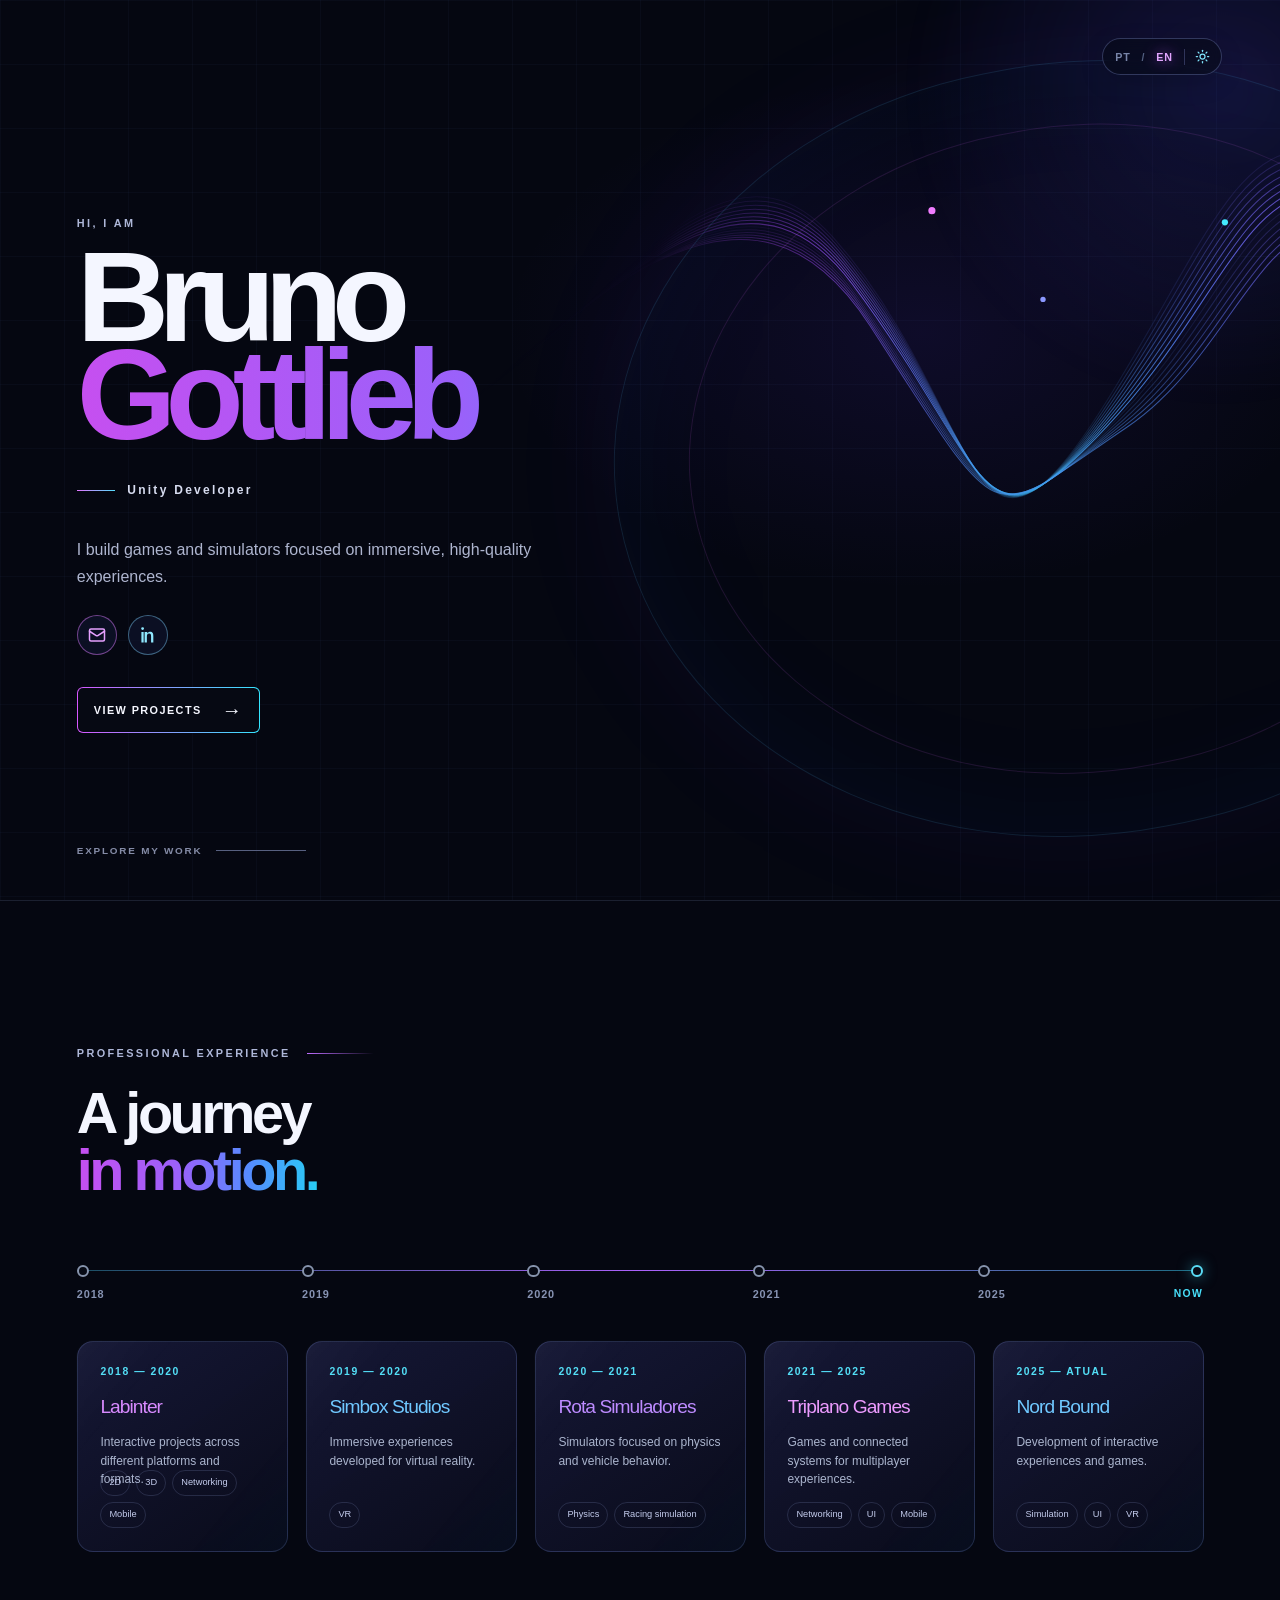
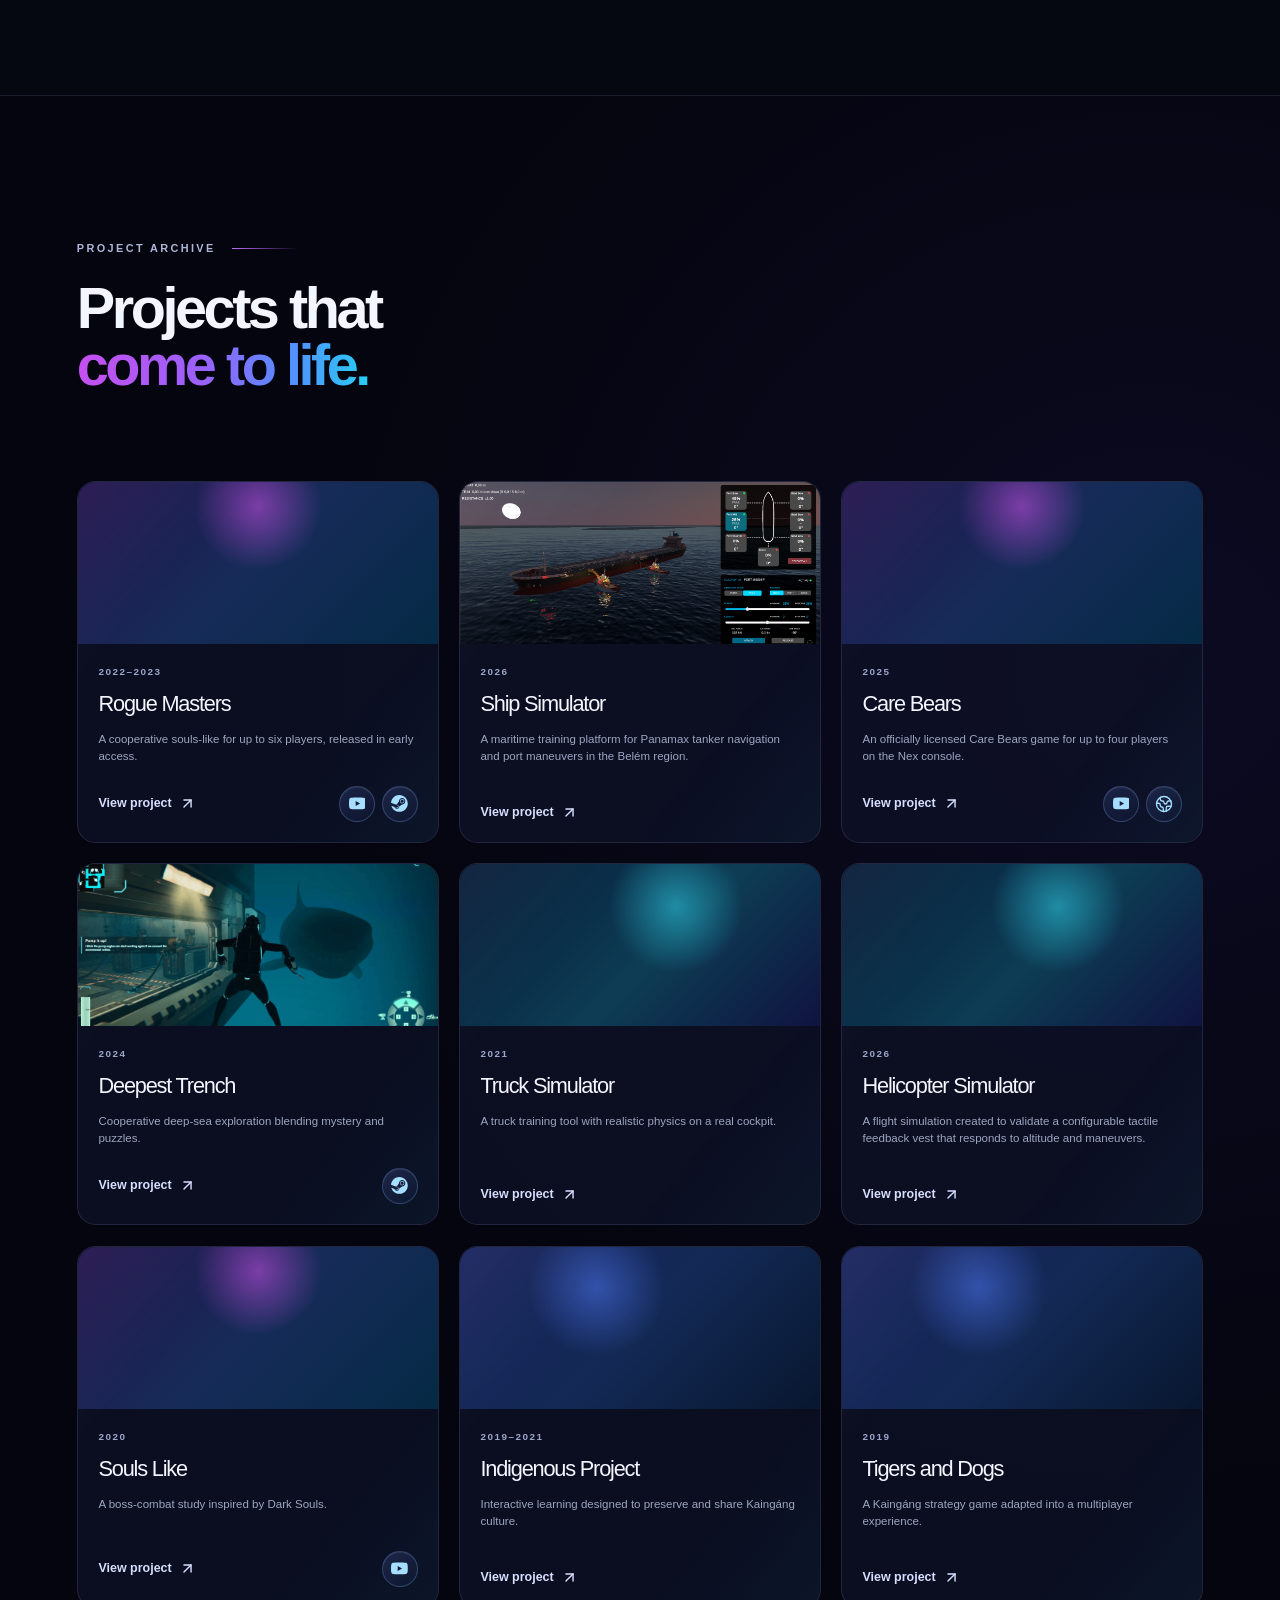
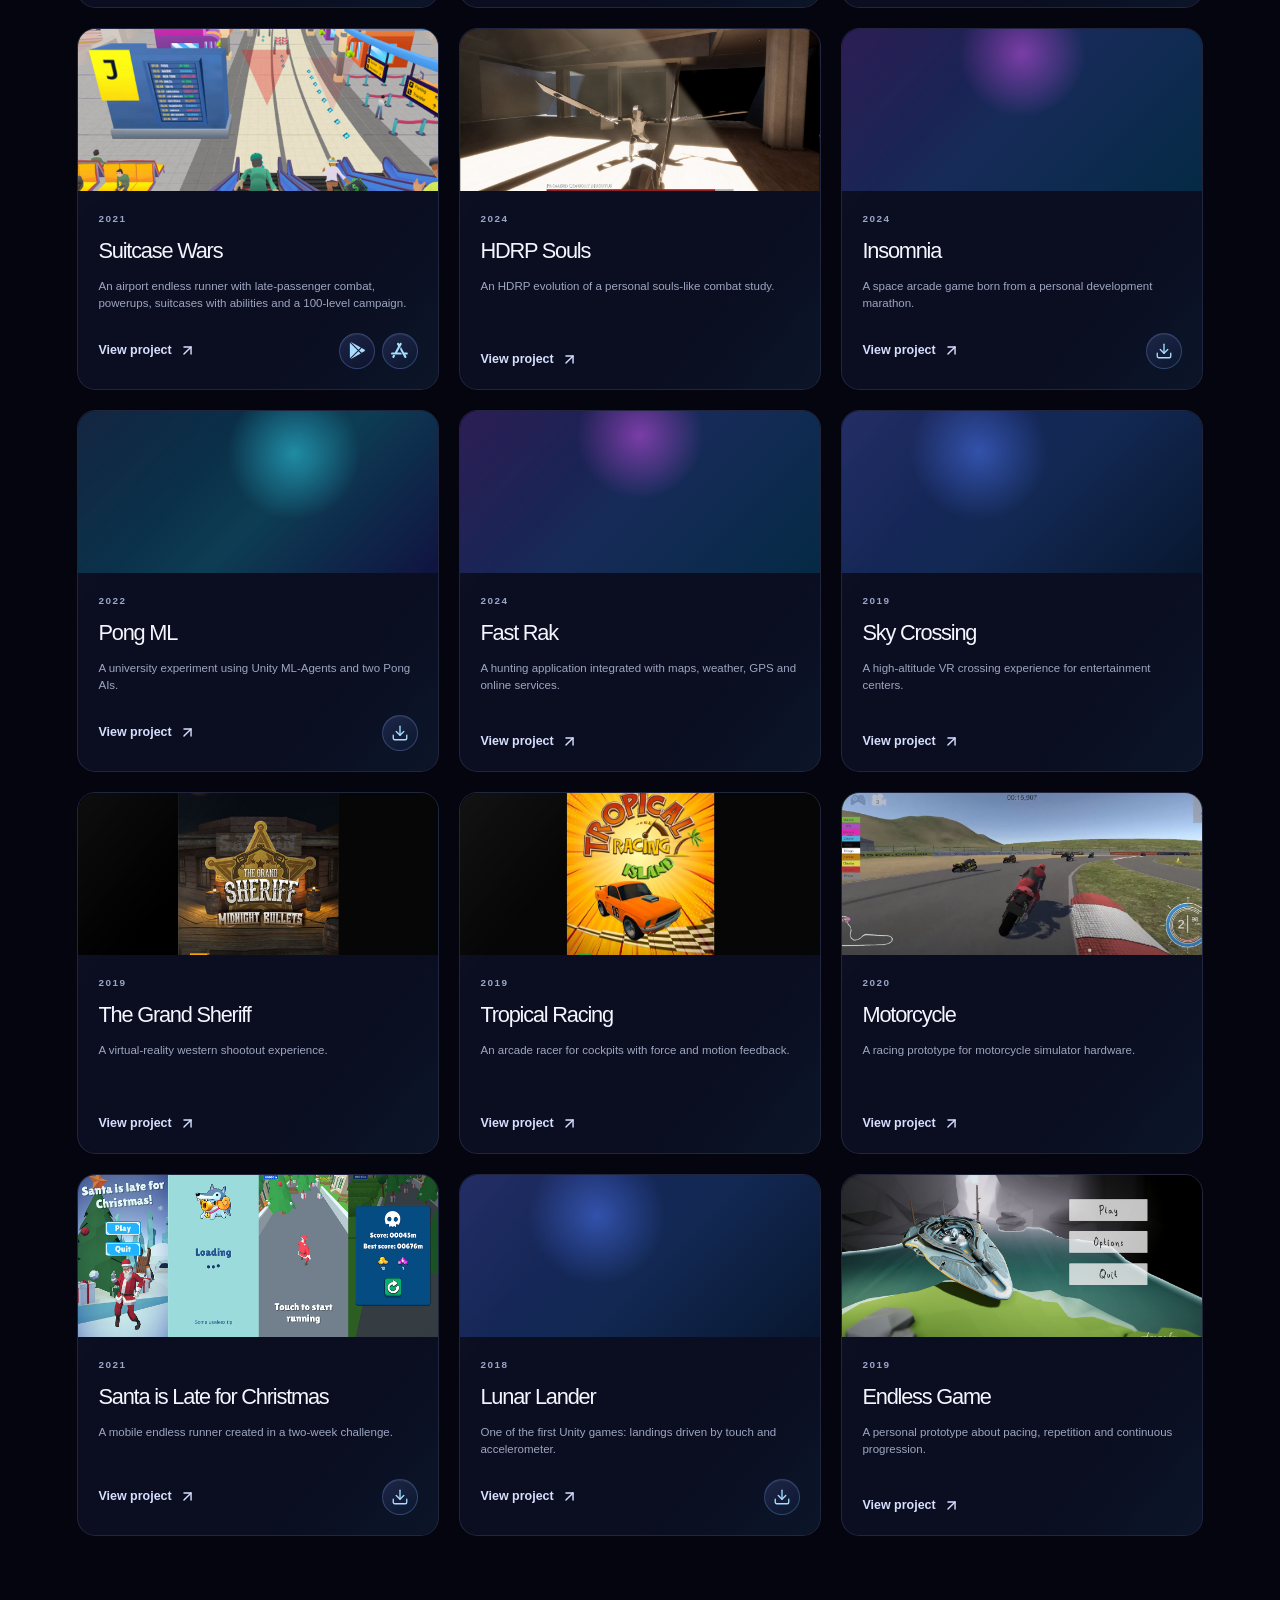
<file: index.html>
<!doctype html>
<html lang="en">
  <head>
    <meta charset="UTF-8" />
    <meta name="viewport" content="width=device-width, initial-scale=1.0" />
    <meta name="description" content="Bruno Gottlieb — Unity Developer" />
    <link rel="icon" type="image/png" href="/favicon.png" />
    <title>Bruno Gottlieb — Unity Developer</title>
    <script type="module" crossorigin src="/assets/index-BPEj_nk2.js"></script>
    <link rel="stylesheet" crossorigin href="/assets/index-gXDg6AMx.css">
  </head>
  <body>
    <div id="root"></div>
  </body>
</html>
</file>
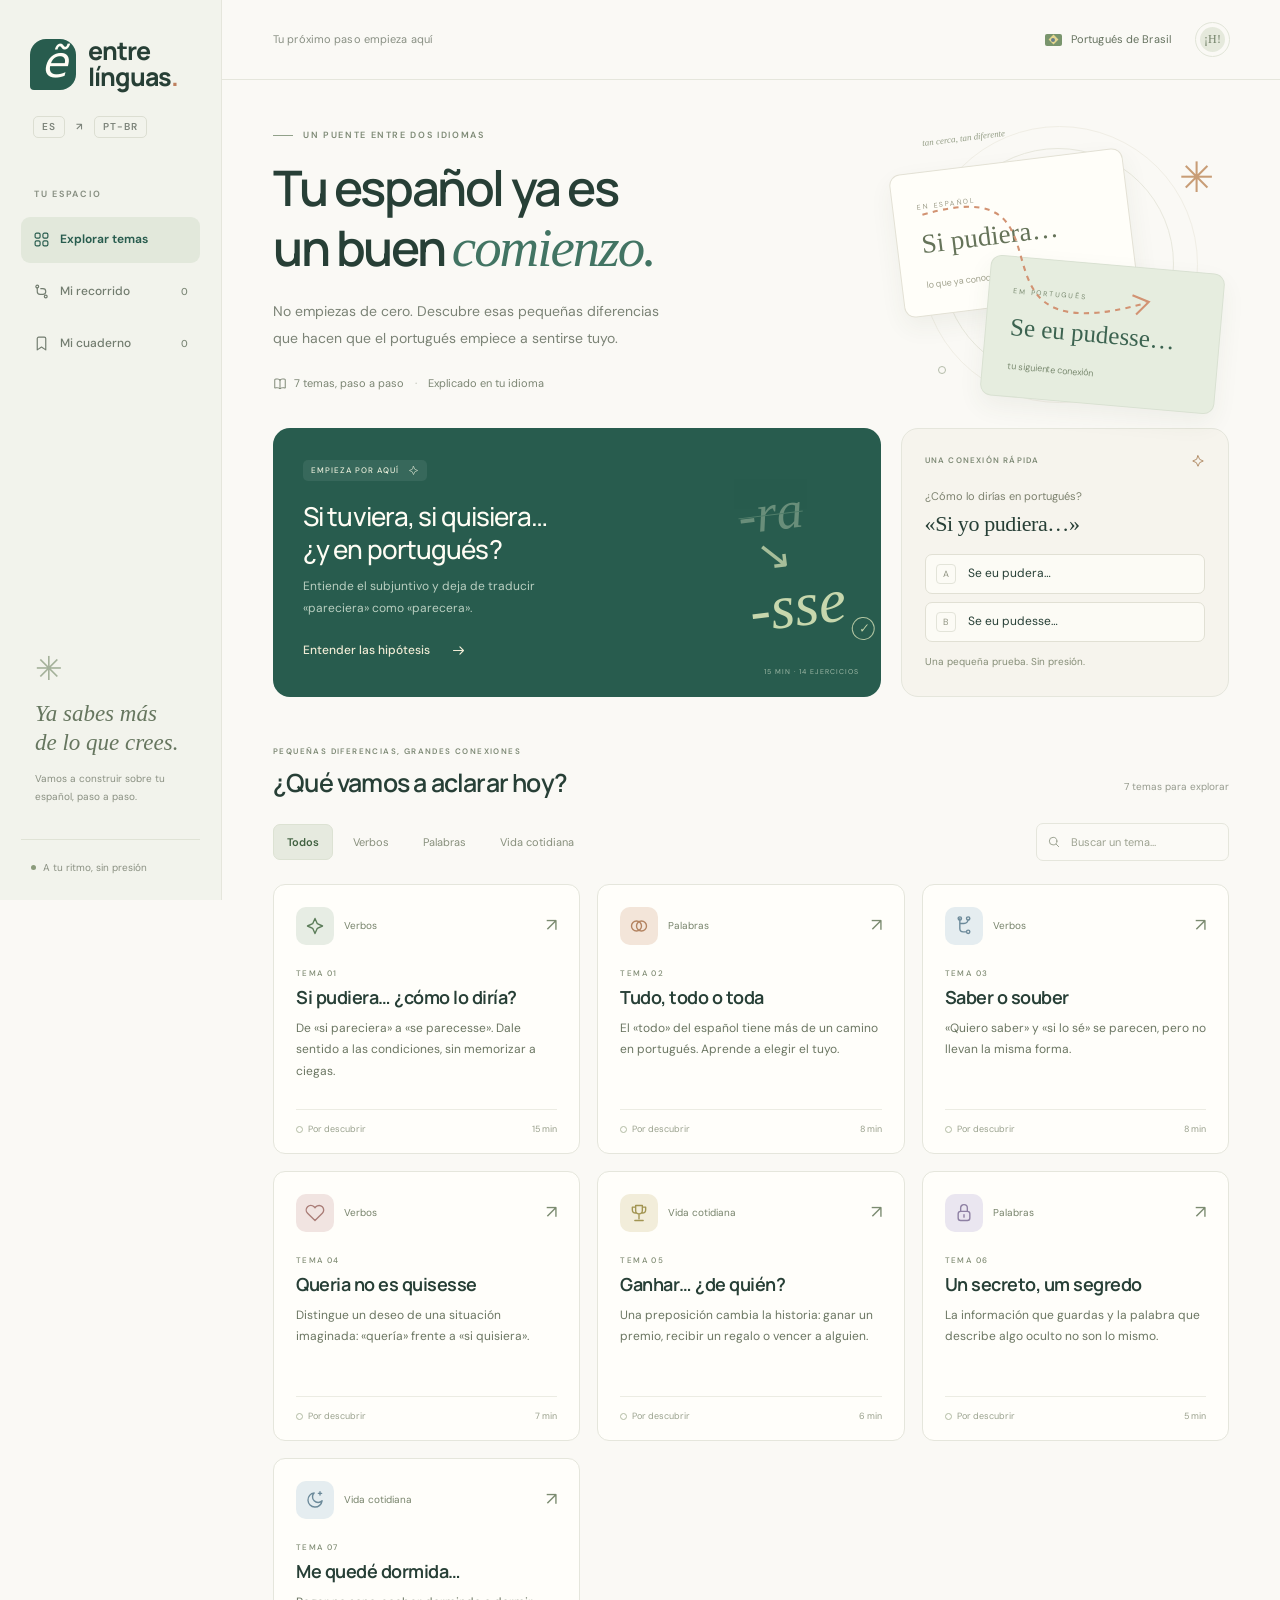
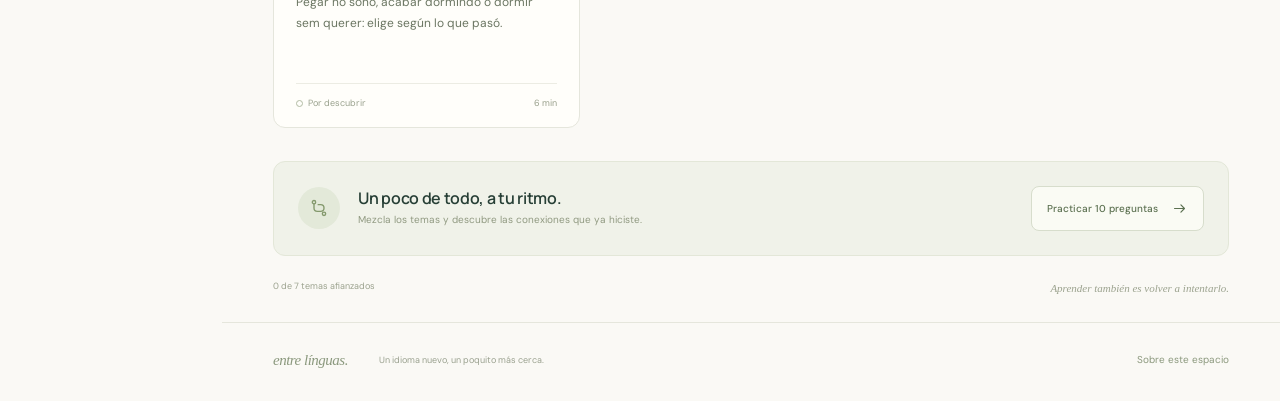
<file: nathy/index.html>
<!doctype html>
<html lang="es">
<head>
  <meta charset="UTF-8">
  <meta name="viewport" content="width=device-width, initial-scale=1">
  <meta name="theme-color" content="#245d50">
  <meta name="description" content="Un puente entre tu español y el portugués de Brasil. Explicaciones claras, ejemplos cotidianos y práctica a tu ritmo.">
  <title>Entre Línguas · Del español al portugués</title>
  <link rel="icon" href="./favicon.svg" type="image/svg+xml">
  <link rel="stylesheet" href="./styles.css">
  <script src="./content.js" defer></script>
  <script src="./app.js" defer></script>
</head>
<body>
  <a class="skip-link" href="#main">Saltar al contenido</a>
  <aside class="sidebar" aria-label="Navegación principal">
    <a class="brand" href="#/"><span class="brand-mark" aria-hidden="true">ẽ</span><span>entre<span class="brand-bottom">línguas<span class="brand-dot">.</span></span></span></a>
    <div class="language-pair"><span>ES</span><span aria-hidden="true">↗</span><span>PT-BR</span></div>
    <p class="nav-label">TU ESPACIO</p>
    <nav>
      <a href="#/" data-nav="home"><span data-icon="grid"></span> Explorar temas</a>
      <a href="#/recorrido" data-nav="recorrido"><span data-icon="route"></span> Mi recorrido <span class="nav-count" id="completed-count">0</span></a>
      <a href="#/cuaderno" data-nav="cuaderno"><span data-icon="bookmark"></span> Mi cuaderno <span class="nav-count" id="saved-count">0</span></a>
    </nav>
    <div class="sidebar-note"><span class="small-star">✳</span><p>Ya sabes más<br>de lo que crees.</p><span>Vamos a construir sobre tu español, paso a paso.</span></div>
    <div class="sidebar-bottom"><span class="status-dot"></span> A tu ritmo, sin presión</div>
  </aside>
  <div class="app-shell">
    <header class="topbar"><span id="breadcrumb">Tu próximo paso empieza aquí</span><span class="topbar-right"><span class="tiny-flag" aria-hidden="true"></span> Portugués de Brasil <span class="avatar" aria-hidden="true">¡H!</span></span></header>
    <main id="main" tabindex="-1"></main>
    <footer><a href="#/">entre línguas.</a><span>Un idioma nuevo, un poquito más cerca.</span><button class="text-button" id="about-button">Sobre este espacio</button></footer>
  </div>
  <div class="toast" id="toast" role="status"></div>
  <dialog id="about-dialog"><button class="dialog-close icon-button" aria-label="Cerrar">×</button><div class="eyebrow">HECHO PARA CONECTAR</div><h2>Un puente, a tu ritmo.</h2><p>Este espacio parte de lo que ya sabes en español para ayudarte a hablar portugués de Brasil con más confianza.</p><p>Usamos <strong>você</strong> como referencia en portugués. En español, tú, vos y usted son formas válidas según tu región; las traducciones aquí sirven como guía de significado.</p><p>Tu progreso, tus ejemplos guardados y tus errores se guardan solo en este navegador. No necesitas una cuenta.</p><h3>Referencias de consulta</h3><ul class="source-list"><li><a href="https://www.portaldalinguaportuguesa.org/index.php?action=lemma&amp;lemma=63579" target="_blank" rel="noopener">Portal da Língua Portuguesa · Parecer ↗</a></li><li><a href="https://dplpst.priberam.org/conjugar/parecer" target="_blank" rel="noopener">Priberam · Conjugación de parecer ↗</a></li><li><a href="https://ciberduvidas.iscte-iul.pt/consultorio/perguntas/todo-dia-e-todos-os-dias/23627" target="_blank" rel="noopener">Ciberdúvidas · Todo dia / todo o dia ↗</a></li></ul><p class="muted">Las explicaciones y actividades son originales y están orientadas al uso cotidiano brasileño.</p></dialog>
</body>
</html>
</file>
<file: assets/index-gXDg6AMx.css>
@layer theme{@theme default{--font-sans: ui-sans-serif, system-ui, sans-serif, "Apple Color Emoji", "Segoe UI Emoji", "Segoe UI Symbol", "Noto Color Emoji"; --font-serif: ui-serif, Georgia, Cambria, "Times New Roman", Times, serif; --font-mono: ui-monospace, SFMono-Regular, Menlo, Monaco, Consolas, "Liberation Mono", "Courier New", monospace; --color-red-50: oklch(97.1% .013 17.38); --color-red-100: oklch(93.6% .032 17.717); --color-red-200: oklch(88.5% .062 18.334); --color-red-300: oklch(80.8% .114 19.571); --color-red-400: oklch(70.4% .191 22.216); --color-red-500: oklch(63.7% .237 25.331); --color-red-600: oklch(57.7% .245 27.325); --color-red-700: oklch(50.5% .213 27.518); --color-red-800: oklch(44.4% .177 26.899); --color-red-900: oklch(39.6% .141 25.723); --color-red-950: oklch(25.8% .092 26.042); --color-orange-50: oklch(98% .016 73.684); --color-orange-100: oklch(95.4% .038 75.164); --color-orange-200: oklch(90.1% .076 70.697); --color-orange-300: oklch(83.7% .128 66.29); --color-orange-400: oklch(75% .183 55.934); --color-orange-500: oklch(70.5% .213 47.604); --color-orange-600: oklch(64.6% .222 41.116); --color-orange-700: oklch(55.3% .195 38.402); --color-orange-800: oklch(47% .157 37.304); --color-orange-900: oklch(40.8% .123 38.172); --color-orange-950: oklch(26.6% .079 36.259); --color-amber-50: oklch(98.7% .022 95.277); --color-amber-100: oklch(96.2% .059 95.617); --color-amber-200: oklch(92.4% .12 95.746); --color-amber-300: oklch(87.9% .169 91.605); --color-amber-400: oklch(82.8% .189 84.429); --color-amber-500: oklch(76.9% .188 70.08); --color-amber-600: oklch(66.6% .179 58.318); --color-amber-700: oklch(55.5% .163 48.998); --color-amber-800: oklch(47.3% .137 46.201); --color-amber-900: oklch(41.4% .112 45.904); --color-amber-950: oklch(27.9% .077 45.635); --color-yellow-50: oklch(98.7% .026 102.212); --color-yellow-100: oklch(97.3% .071 103.193); --color-yellow-200: oklch(94.5% .129 101.54); --color-yellow-300: oklch(90.5% .182 98.111); --color-yellow-400: oklch(85.2% .199 91.936); --color-yellow-500: oklch(79.5% .184 86.047); --color-yellow-600: oklch(68.1% .162 75.834); --color-yellow-700: oklch(55.4% .135 66.442); --color-yellow-800: oklch(47.6% .114 61.907); --color-yellow-900: oklch(42.1% .095 57.708); --color-yellow-950: oklch(28.6% .066 53.813); --color-lime-50: oklch(98.6% .031 120.757); --color-lime-100: oklch(96.7% .067 122.328); --color-lime-200: oklch(93.8% .127 124.321); --color-lime-300: oklch(89.7% .196 126.665); --color-lime-400: oklch(84.1% .238 128.85); --color-lime-500: oklch(76.8% .233 130.85); --color-lime-600: oklch(64.8% .2 131.684); --color-lime-700: oklch(53.2% .157 131.589); --color-lime-800: oklch(45.3% .124 130.933); --color-lime-900: oklch(40.5% .101 131.063); --color-lime-950: oklch(27.4% .072 132.109); --color-green-50: oklch(98.2% .018 155.826); --color-green-100: oklch(96.2% .044 156.743); --color-green-200: oklch(92.5% .084 155.995); --color-green-300: oklch(87.1% .15 154.449); --color-green-400: oklch(79.2% .209 151.711); --color-green-500: oklch(72.3% .219 149.579); --color-green-600: oklch(62.7% .194 149.214); --color-green-700: oklch(52.7% .154 150.069); --color-green-800: oklch(44.8% .119 151.328); --color-green-900: oklch(39.3% .095 152.535); --color-green-950: oklch(26.6% .065 152.934); --color-emerald-50: oklch(97.9% .021 166.113); --color-emerald-100: oklch(95% .052 163.051); --color-emerald-200: oklch(90.5% .093 164.15); --color-emerald-300: oklch(84.5% .143 164.978); --color-emerald-400: oklch(76.5% .177 163.223); --color-emerald-500: oklch(69.6% .17 162.48); --color-emerald-600: oklch(59.6% .145 163.225); --color-emerald-700: oklch(50.8% .118 165.612); --color-emerald-800: oklch(43.2% .095 166.913); --color-emerald-900: oklch(37.8% .077 168.94); --color-emerald-950: oklch(26.2% .051 172.552); --color-teal-50: oklch(98.4% .014 180.72); --color-teal-100: oklch(95.3% .051 180.801); --color-teal-200: oklch(91% .096 180.426); --color-teal-300: oklch(85.5% .138 181.071); --color-teal-400: oklch(77.7% .152 181.912); --color-teal-500: oklch(70.4% .14 182.503); --color-teal-600: oklch(60% .118 184.704); --color-teal-700: oklch(51.1% .096 186.391); --color-teal-800: oklch(43.7% .078 188.216); --color-teal-900: oklch(38.6% .063 188.416); --color-teal-950: oklch(27.7% .046 192.524); --color-cyan-50: oklch(98.4% .019 200.873); --color-cyan-100: oklch(95.6% .045 203.388); --color-cyan-200: oklch(91.7% .08 205.041); --color-cyan-300: oklch(86.5% .127 207.078); --color-cyan-400: oklch(78.9% .154 211.53); --color-cyan-500: oklch(71.5% .143 215.221); --color-cyan-600: oklch(60.9% .126 221.723); --color-cyan-700: oklch(52% .105 223.128); --color-cyan-800: oklch(45% .085 224.283); --color-cyan-900: oklch(39.8% .07 227.392); --color-cyan-950: oklch(30.2% .056 229.695); --color-sky-50: oklch(97.7% .013 236.62); --color-sky-100: oklch(95.1% .026 236.824); --color-sky-200: oklch(90.1% .058 230.902); --color-sky-300: oklch(82.8% .111 230.318); --color-sky-400: oklch(74.6% .16 232.661); --color-sky-500: oklch(68.5% .169 237.323); --color-sky-600: oklch(58.8% .158 241.966); --color-sky-700: oklch(50% .134 242.749); --color-sky-800: oklch(44.3% .11 240.79); --color-sky-900: oklch(39.1% .09 240.876); --color-sky-950: oklch(29.3% .066 243.157); --color-blue-50: oklch(97% .014 254.604); --color-blue-100: oklch(93.2% .032 255.585); --color-blue-200: oklch(88.2% .059 254.128); --color-blue-300: oklch(80.9% .105 251.813); --color-blue-400: oklch(70.7% .165 254.624); --color-blue-500: oklch(62.3% .214 259.815); --color-blue-600: oklch(54.6% .245 262.881); --color-blue-700: oklch(48.8% .243 264.376); --color-blue-800: oklch(42.4% .199 265.638); --color-blue-900: oklch(37.9% .146 265.522); --color-blue-950: oklch(28.2% .091 267.935); --color-indigo-50: oklch(96.2% .018 272.314); --color-indigo-100: oklch(93% .034 272.788); --color-indigo-200: oklch(87% .065 274.039); --color-indigo-300: oklch(78.5% .115 274.713); --color-indigo-400: oklch(67.3% .182 276.935); --color-indigo-500: oklch(58.5% .233 277.117); --color-indigo-600: oklch(51.1% .262 276.966); --color-indigo-700: oklch(45.7% .24 277.023); --color-indigo-800: oklch(39.8% .195 277.366); --color-indigo-900: oklch(35.9% .144 278.697); --color-indigo-950: oklch(25.7% .09 281.288); --color-violet-50: oklch(96.9% .016 293.756); --color-violet-100: oklch(94.3% .029 294.588); --color-violet-200: oklch(89.4% .057 293.283); --color-violet-300: oklch(81.1% .111 293.571); --color-violet-400: oklch(70.2% .183 293.541); --color-violet-500: oklch(60.6% .25 292.717); --color-violet-600: oklch(54.1% .281 293.009); --color-violet-700: oklch(49.1% .27 292.581); --color-violet-800: oklch(43.2% .232 292.759); --color-violet-900: oklch(38% .189 293.745); --color-violet-950: oklch(28.3% .141 291.089); --color-purple-50: oklch(97.7% .014 308.299); --color-purple-100: oklch(94.6% .033 307.174); --color-purple-200: oklch(90.2% .063 306.703); --color-purple-300: oklch(82.7% .119 306.383); --color-purple-400: oklch(71.4% .203 305.504); --color-purple-500: oklch(62.7% .265 303.9); --color-purple-600: oklch(55.8% .288 302.321); --color-purple-700: oklch(49.6% .265 301.924); --color-purple-800: oklch(43.8% .218 303.724); --color-purple-900: oklch(38.1% .176 304.987); --color-purple-950: oklch(29.1% .149 302.717); --color-fuchsia-50: oklch(97.7% .017 320.058); --color-fuchsia-100: oklch(95.2% .037 318.852); --color-fuchsia-200: oklch(90.3% .076 319.62); --color-fuchsia-300: oklch(83.3% .145 321.434); --color-fuchsia-400: oklch(74% .238 322.16); --color-fuchsia-500: oklch(66.7% .295 322.15); --color-fuchsia-600: oklch(59.1% .293 322.896); --color-fuchsia-700: oklch(51.8% .253 323.949); --color-fuchsia-800: oklch(45.2% .211 324.591); --color-fuchsia-900: oklch(40.1% .17 325.612); --color-fuchsia-950: oklch(29.3% .136 325.661); --color-pink-50: oklch(97.1% .014 343.198); --color-pink-100: oklch(94.8% .028 342.258); --color-pink-200: oklch(89.9% .061 343.231); --color-pink-300: oklch(82.3% .12 346.018); --color-pink-400: oklch(71.8% .202 349.761); --color-pink-500: oklch(65.6% .241 354.308); --color-pink-600: oklch(59.2% .249 .584); --color-pink-700: oklch(52.5% .223 3.958); --color-pink-800: oklch(45.9% .187 3.815); --color-pink-900: oklch(40.8% .153 2.432); --color-pink-950: oklch(28.4% .109 3.907); --color-rose-50: oklch(96.9% .015 12.422); --color-rose-100: oklch(94.1% .03 12.58); --color-rose-200: oklch(89.2% .058 10.001); --color-rose-300: oklch(81% .117 11.638); --color-rose-400: oklch(71.2% .194 13.428); --color-rose-500: oklch(64.5% .246 16.439); --color-rose-600: oklch(58.6% .253 17.585); --color-rose-700: oklch(51.4% .222 16.935); --color-rose-800: oklch(45.5% .188 13.697); --color-rose-900: oklch(41% .159 10.272); --color-rose-950: oklch(27.1% .105 12.094); --color-slate-50: oklch(98.4% .003 247.858); --color-slate-100: oklch(96.8% .007 247.896); --color-slate-200: oklch(92.9% .013 255.508); --color-slate-300: oklch(86.9% .022 252.894); --color-slate-400: oklch(70.4% .04 256.788); --color-slate-500: oklch(55.4% .046 257.417); --color-slate-600: oklch(44.6% .043 257.281); --color-slate-700: oklch(37.2% .044 257.287); --color-slate-800: oklch(27.9% .041 260.031); --color-slate-900: oklch(20.8% .042 265.755); --color-slate-950: oklch(12.9% .042 264.695); --color-gray-50: oklch(98.5% .002 247.839); --color-gray-100: oklch(96.7% .003 264.542); --color-gray-200: oklch(92.8% .006 264.531); --color-gray-300: oklch(87.2% .01 258.338); --color-gray-400: oklch(70.7% .022 261.325); --color-gray-500: oklch(55.1% .027 264.364); --color-gray-600: oklch(44.6% .03 256.802); --color-gray-700: oklch(37.3% .034 259.733); --color-gray-800: oklch(27.8% .033 256.848); --color-gray-900: oklch(21% .034 264.665); --color-gray-950: oklch(13% .028 261.692); --color-zinc-50: oklch(98.5% 0 0); --color-zinc-100: oklch(96.7% .001 286.375); --color-zinc-200: oklch(92% .004 286.32); --color-zinc-300: oklch(87.1% .006 286.286); --color-zinc-400: oklch(70.5% .015 286.067); --color-zinc-500: oklch(55.2% .016 285.938); --color-zinc-600: oklch(44.2% .017 285.786); --color-zinc-700: oklch(37% .013 285.805); --color-zinc-800: oklch(27.4% .006 286.033); --color-zinc-900: oklch(21% .006 285.885); --color-zinc-950: oklch(14.1% .005 285.823); --color-neutral-50: oklch(98.5% 0 0); --color-neutral-100: oklch(97% 0 0); --color-neutral-200: oklch(92.2% 0 0); --color-neutral-300: oklch(87% 0 0); --color-neutral-400: oklch(70.8% 0 0); --color-neutral-500: oklch(55.6% 0 0); --color-neutral-600: oklch(43.9% 0 0); --color-neutral-700: oklch(37.1% 0 0); --color-neutral-800: oklch(26.9% 0 0); --color-neutral-900: oklch(20.5% 0 0); --color-neutral-950: oklch(14.5% 0 0); --color-stone-50: oklch(98.5% .001 106.423); --color-stone-100: oklch(97% .001 106.424); --color-stone-200: oklch(92.3% .003 48.717); --color-stone-300: oklch(86.9% .005 56.366); --color-stone-400: oklch(70.9% .01 56.259); --color-stone-500: oklch(55.3% .013 58.071); --color-stone-600: oklch(44.4% .011 73.639); --color-stone-700: oklch(37.4% .01 67.558); --color-stone-800: oklch(26.8% .007 34.298); --color-stone-900: oklch(21.6% .006 56.043); --color-stone-950: oklch(14.7% .004 49.25); --color-mauve-50: oklch(98.5% 0 0); --color-mauve-100: oklch(96% .003 325.6); --color-mauve-200: oklch(92.2% .005 325.62); --color-mauve-300: oklch(86.5% .012 325.68); --color-mauve-400: oklch(71.1% .019 323.02); --color-mauve-500: oklch(54.2% .034 322.5); --color-mauve-600: oklch(43.5% .029 321.78); --color-mauve-700: oklch(36.4% .029 323.89); --color-mauve-800: oklch(26.3% .024 320.12); --color-mauve-900: oklch(21.2% .019 322.12); --color-mauve-950: oklch(14.5% .008 326); --color-olive-50: oklch(98.8% .003 106.5); --color-olive-100: oklch(96.6% .005 106.5); --color-olive-200: oklch(93% .007 106.5); --color-olive-300: oklch(88% .011 106.6); --color-olive-400: oklch(73.7% .021 106.9); --color-olive-500: oklch(58% .031 107.3); --color-olive-600: oklch(46.6% .025 107.3); --color-olive-700: oklch(39.4% .023 107.4); --color-olive-800: oklch(28.6% .016 107.4); --color-olive-900: oklch(22.8% .013 107.4); --color-olive-950: oklch(15.3% .006 107.1); --color-mist-50: oklch(98.7% .002 197.1); --color-mist-100: oklch(96.3% .002 197.1); --color-mist-200: oklch(92.5% .005 214.3); --color-mist-300: oklch(87.2% .007 219.6); --color-mist-400: oklch(72.3% .014 214.4); --color-mist-500: oklch(56% .021 213.5); --color-mist-600: oklch(45% .017 213.2); --color-mist-700: oklch(37.8% .015 216); --color-mist-800: oklch(27.5% .011 216.9); --color-mist-900: oklch(21.8% .008 223.9); --color-mist-950: oklch(14.8% .004 228.8); --color-taupe-50: oklch(98.6% .002 67.8); --color-taupe-100: oklch(96% .002 17.2); --color-taupe-200: oklch(92.2% .005 34.3); --color-taupe-300: oklch(86.8% .007 39.5); --color-taupe-400: oklch(71.4% .014 41.2); --color-taupe-500: oklch(54.7% .021 43.1); --color-taupe-600: oklch(43.8% .017 39.3); --color-taupe-700: oklch(36.7% .016 35.7); --color-taupe-800: oklch(26.8% .011 36.5); --color-taupe-900: oklch(21.4% .009 43.1); --color-taupe-950: oklch(14.7% .004 49.3); --color-black: #000; --color-white: #fff; --spacing: .25rem; --breakpoint-sm: 40rem; --breakpoint-md: 48rem; --breakpoint-lg: 64rem; --breakpoint-xl: 80rem; --breakpoint-2xl: 96rem; --container-3xs: 16rem; --container-2xs: 18rem; --container-xs: 20rem; --container-sm: 24rem; --container-md: 28rem; --container-lg: 32rem; --container-xl: 36rem; --container-2xl: 42rem; --container-3xl: 48rem; --container-4xl: 56rem; --container-5xl: 64rem; --container-6xl: 72rem; --container-7xl: 80rem; --text-xs: .75rem; --text-xs--line-height: calc(1 / .75); --text-sm: .875rem; --text-sm--line-height: calc(1.25 / .875); --text-base: 1rem; --text-base--line-height: calc(1.5 / 1); --text-lg: 1.125rem; --text-lg--line-height: calc(1.75 / 1.125); --text-xl: 1.25rem; --text-xl--line-height: calc(1.75 / 1.25); --text-2xl: 1.5rem; --text-2xl--line-height: calc(2 / 1.5); --text-3xl: 1.875rem; --text-3xl--line-height: calc(2.25 / 1.875); --text-4xl: 2.25rem; --text-4xl--line-height: calc(2.5 / 2.25); --text-5xl: 3rem; --text-5xl--line-height: 1; --text-6xl: 3.75rem; --text-6xl--line-height: 1; --text-7xl: 4.5rem; --text-7xl--line-height: 1; --text-8xl: 6rem; --text-8xl--line-height: 1; --text-9xl: 8rem; --text-9xl--line-height: 1; --font-weight-thin: 100; --font-weight-extralight: 200; --font-weight-light: 300; --font-weight-normal: 400; --font-weight-medium: 500; --font-weight-semibold: 600; --font-weight-bold: 700; --font-weight-extrabold: 800; --font-weight-black: 900; --tracking-tighter: -.05em; --tracking-tight: -.025em; --tracking-normal: 0em; --tracking-wide: .025em; --tracking-wider: .05em; --tracking-widest: .1em; --leading-tight: 1.25; --leading-snug: 1.375; --leading-normal: 1.5; --leading-relaxed: 1.625; --leading-loose: 2; --radius-xs: .125rem; --radius-sm: .25rem; --radius-md: .375rem; --radius-lg: .5rem; --radius-xl: .75rem; --radius-2xl: 1rem; --radius-3xl: 1.5rem; --radius-4xl: 2rem; --shadow-2xs: 0 1px #0000000d; --shadow-xs: 0 1px 2px 0 #0000000d; --shadow-sm: 0 1px 3px 0 #0000001a, 0 1px 2px -1px #0000001a; --shadow-md: 0 4px 6px -1px #0000001a, 0 2px 4px -2px #0000001a; --shadow-lg: 0 10px 15px -3px #0000001a, 0 4px 6px -4px #0000001a; --shadow-xl: 0 20px 25px -5px #0000001a, 0 8px 10px -6px #0000001a; --shadow-2xl: 0 25px 50px -12px #00000040; --inset-shadow-2xs: inset 0 1px #0000000d; --inset-shadow-xs: inset 0 1px 1px #0000000d; --inset-shadow-sm: inset 0 2px 4px #0000000d; --drop-shadow-xs: 0 1px 1px #0000000d; --drop-shadow-sm: 0 1px 2px #00000026; --drop-shadow-md: 0 3px 3px #0000001f; --drop-shadow-lg: 0 4px 4px #00000026; --drop-shadow-xl: 0 9px 7px #0000001a; --drop-shadow-2xl: 0 25px 25px #00000026; --text-shadow-2xs: 0px 1px 0px #00000026; --text-shadow-xs: 0px 1px 1px #0003; --text-shadow-sm: 0px 1px 0px #00000013, 0px 1px 1px #00000013, 0px 2px 2px #00000013; --text-shadow-md: 0px 1px 1px #0000001a, 0px 1px 2px #0000001a, 0px 2px 4px #0000001a; --text-shadow-lg: 0px 1px 2px #0000001a, 0px 3px 2px #0000001a, 0px 4px 8px #0000001a; --ease-in: cubic-bezier(.4, 0, 1, 1); --ease-out: cubic-bezier(0, 0, .2, 1); --ease-in-out: cubic-bezier(.4, 0, .2, 1); --animate-spin: spin 1s linear infinite; --animate-ping: ping 1s cubic-bezier(0, 0, .2, 1) infinite; --animate-pulse: pulse 2s cubic-bezier(.4, 0, .6, 1) infinite; --animate-bounce: bounce 1s infinite; @keyframes spin { to { transform: rotate(360deg); } } @keyframes ping { 75%, 100% { transform: scale(2); opacity: 0; } } @keyframes pulse { 50% { opacity: .5; } } @keyframes bounce { 0%, 100% { transform: translateY(-25%); animation-timing-function: cubic-bezier(.8, 0, 1, 1); } 50% { transform: none; animation-timing-function: cubic-bezier(0, 0, .2, 1); } } --blur-xs: 4px; --blur-sm: 8px; --blur-md: 12px; --blur-lg: 16px; --blur-xl: 24px; --blur-2xl: 40px; --blur-3xl: 64px; --perspective-dramatic: 100px; --perspective-near: 300px; --perspective-normal: 500px; --perspective-midrange: 800px; --perspective-distant: 1200px; --aspect-video: 16 / 9; --default-transition-duration: .15s; --default-transition-timing-function: cubic-bezier(.4, 0, .2, 1); --default-font-family: --theme(--font-sans, initial); --default-font-feature-settings: --theme(--font-sans--font-feature-settings, initial); --default-font-variation-settings: --theme(--font-sans--font-variation-settings, initial); --default-mono-font-family: --theme(--font-mono, initial); --default-mono-font-feature-settings: --theme(--font-mono--font-feature-settings, initial); --default-mono-font-variation-settings: --theme(--font-mono--font-variation-settings, initial);}@theme default inline reference{--blur: 8px; --shadow: 0 1px 3px 0 #0000001a, 0 1px 2px -1px #0000001a; --shadow-inner: inset 0 2px 4px 0 #0000000d; --drop-shadow: 0 1px 2px #0000001a, 0 1px 1px #0000000f; --radius: .25rem; --max-width-prose: 65ch;}}@layer base{*,:after,:before,::backdrop{box-sizing:border-box;border:0 solid;margin:0;padding:0}::file-selector-button{box-sizing:border-box;border:0 solid;margin:0;padding:0}html,:host{-webkit-text-size-adjust:100%;tab-size:4;line-height:1.5;font-family:--theme(--default-font-family, ui-sans-serif, system-ui, sans-serif, "Apple Color Emoji", "Segoe UI Emoji", "Segoe UI Symbol", "Noto Color Emoji");font-feature-settings:--theme(--default-font-feature-settings, normal);font-variation-settings:--theme(--default-font-variation-settings, normal);-webkit-tap-highlight-color:transparent}hr{height:0;color:inherit;border-top-width:1px}abbr:where([title]){-webkit-text-decoration:underline dotted;text-decoration:underline dotted}h1,h2,h3,h4,h5,h6{font-size:inherit;font-weight:inherit}a{color:inherit;-webkit-text-decoration:inherit;-webkit-text-decoration:inherit;text-decoration:inherit}b,strong{font-weight:bolder}code,kbd,samp,pre{font-family:--theme(--default-mono-font-family, ui-monospace, SFMono-Regular, Menlo, Monaco, Consolas, "Liberation Mono", "Courier New", monospace);font-feature-settings:--theme(--default-mono-font-feature-settings, normal);font-variation-settings:--theme(--default-mono-font-variation-settings, normal);font-size:1em}small{font-size:80%}sub,sup{vertical-align:baseline;font-size:75%;line-height:0;position:relative}sub{bottom:-.25em}sup{top:-.5em}table{text-indent:0;border-color:inherit;border-collapse:collapse}:-moz-focusring{outline:auto}progress{vertical-align:baseline}summary{display:list-item}ol,ul,menu{list-style:none}img,svg,video,canvas,audio,iframe,embed,object{vertical-align:middle;display:block}img,video{max-width:100%;height:auto}button,input,select,optgroup,textarea{font:inherit;font-feature-settings:inherit;font-variation-settings:inherit;letter-spacing:inherit;color:inherit;opacity:1;background-color:#0000;border-radius:0}::file-selector-button{font:inherit;font-feature-settings:inherit;font-variation-settings:inherit;letter-spacing:inherit;color:inherit;opacity:1;background-color:#0000;border-radius:0}:where(select:is([multiple],[size])) optgroup{font-weight:bolder}:where(select:is([multiple],[size])) optgroup option{padding-inline-start:20px}::file-selector-button{margin-inline-end:4px}::placeholder{opacity:1}@supports (not ((-webkit-appearance:-apple-pay-button))) or (contain-intrinsic-size:1px){::placeholder{color:color-mix(in oklab, currentcolor 50%, transparent)}}textarea{resize:vertical}::-webkit-search-decoration{-webkit-appearance:none}::-webkit-date-and-time-value{min-height:1lh;text-align:inherit}::-webkit-datetime-edit{display:inline-flex}::-webkit-datetime-edit-fields-wrapper{padding:0}::-webkit-datetime-edit{padding-block:0}::-webkit-datetime-edit-year-field{padding-block:0}::-webkit-datetime-edit-month-field{padding-block:0}::-webkit-datetime-edit-day-field{padding-block:0}::-webkit-datetime-edit-hour-field{padding-block:0}::-webkit-datetime-edit-minute-field{padding-block:0}::-webkit-datetime-edit-second-field{padding-block:0}::-webkit-datetime-edit-millisecond-field{padding-block:0}::-webkit-datetime-edit-meridiem-field{padding-block:0}::-webkit-calendar-picker-indicator{line-height:1}:-moz-ui-invalid{box-shadow:none}button,input:where([type=button],[type=reset],[type=submit]){appearance:button}::file-selector-button{appearance:button}::-webkit-inner-spin-button{height:auto}::-webkit-outer-spin-button{height:auto}[hidden]:where(:not([hidden=until-found])){display:none!important}}@layer components;@layer utilities{@tailwind utilities;}@property --tw-animation-delay{syntax:"*";inherits:false;initial-value:0s}@property --tw-animation-direction{syntax:"*";inherits:false;initial-value:normal}@property --tw-animation-duration{syntax:"*";inherits:false}@property --tw-animation-fill-mode{syntax:"*";inherits:false;initial-value:none}@property --tw-animation-iteration-count{syntax:"*";inherits:false;initial-value:1}@property --tw-enter-blur{syntax:"*";inherits:false;initial-value:0}@property --tw-enter-opacity{syntax:"*";inherits:false;initial-value:1}@property --tw-enter-rotate{syntax:"*";inherits:false;initial-value:0}@property --tw-enter-scale{syntax:"*";inherits:false;initial-value:1}@property --tw-enter-translate-x{syntax:"*";inherits:false;initial-value:0}@property --tw-enter-translate-y{syntax:"*";inherits:false;initial-value:0}@property --tw-exit-blur{syntax:"*";inherits:false;initial-value:0}@property --tw-exit-opacity{syntax:"*";inherits:false;initial-value:1}@property --tw-exit-rotate{syntax:"*";inherits:false;initial-value:0}@property --tw-exit-scale{syntax:"*";inherits:false;initial-value:1}@property --tw-exit-translate-x{syntax:"*";inherits:false;initial-value:0}@property --tw-exit-translate-y{syntax:"*";inherits:false;initial-value:0}@theme inline{--animation-delay-0: 0s; --animation-delay-75: 75ms; --animation-delay-100: .1s; --animation-delay-150: .15s; --animation-delay-200: .2s; --animation-delay-300: .3s; --animation-delay-500: .5s; --animation-delay-700: .7s; --animation-delay-1000: 1s; --animation-repeat-0: 0; --animation-repeat-1: 1; --animation-repeat-infinite: infinite; --animation-direction-normal: normal; --animation-direction-reverse: reverse; --animation-direction-alternate: alternate; --animation-direction-alternate-reverse: alternate-reverse; --animation-fill-mode-none: none; --animation-fill-mode-forwards: forwards; --animation-fill-mode-backwards: backwards; --animation-fill-mode-both: both; --percentage-0: 0; --percentage-5: .05; --percentage-10: .1; --percentage-15: .15; --percentage-20: .2; --percentage-25: .25; --percentage-30: .3; --percentage-35: .35; --percentage-40: .4; --percentage-45: .45; --percentage-50: .5; --percentage-55: .55; --percentage-60: .6; --percentage-65: .65; --percentage-70: .7; --percentage-75: .75; --percentage-80: .8; --percentage-85: .85; --percentage-90: .9; --percentage-95: .95; --percentage-100: 1; --percentage-translate-full: 1; --animate-in: enter var(--tw-animation-duration,var(--tw-duration,.15s))var(--tw-ease,ease)var(--tw-animation-delay,0s)var(--tw-animation-iteration-count,1)var(--tw-animation-direction,normal)var(--tw-animation-fill-mode,none); --animate-out: exit var(--tw-animation-duration,var(--tw-duration,.15s))var(--tw-ease,ease)var(--tw-animation-delay,0s)var(--tw-animation-iteration-count,1)var(--tw-animation-direction,normal)var(--tw-animation-fill-mode,none); @keyframes enter { from { opacity: var(--tw-enter-opacity,1); transform: translate3d(var(--tw-enter-translate-x,0),var(--tw-enter-translate-y,0),0)scale3d(var(--tw-enter-scale,1),var(--tw-enter-scale,1),var(--tw-enter-scale,1))rotate(var(--tw-enter-rotate,0)); filter: blur(var(--tw-enter-blur,0)); }}@keyframes exit { to { opacity: var(--tw-exit-opacity,1); transform: translate3d(var(--tw-exit-translate-x,0),var(--tw-exit-translate-y,0),0)scale3d(var(--tw-exit-scale,1),var(--tw-exit-scale,1),var(--tw-exit-scale,1))rotate(var(--tw-exit-rotate,0)); filter: blur(var(--tw-exit-blur,0)); }}--animate-accordion-down: accordion-down var(--tw-animation-duration,var(--tw-duration,.2s))var(--tw-ease,ease-out)var(--tw-animation-delay,0s)var(--tw-animation-iteration-count,1)var(--tw-animation-direction,normal)var(--tw-animation-fill-mode,none); --animate-accordion-up: accordion-up var(--tw-animation-duration,var(--tw-duration,.2s))var(--tw-ease,ease-out)var(--tw-animation-delay,0s)var(--tw-animation-iteration-count,1)var(--tw-animation-direction,normal)var(--tw-animation-fill-mode,none); --animate-collapsible-down: collapsible-down var(--tw-animation-duration,var(--tw-duration,.2s))var(--tw-ease,ease-out)var(--tw-animation-delay,0s)var(--tw-animation-iteration-count,1)var(--tw-animation-direction,normal)var(--tw-animation-fill-mode,none); --animate-collapsible-up: collapsible-up var(--tw-animation-duration,var(--tw-duration,.2s))var(--tw-ease,ease-out)var(--tw-animation-delay,0s)var(--tw-animation-iteration-count,1)var(--tw-animation-direction,normal)var(--tw-animation-fill-mode,none); @keyframes accordion-down { from { height: 0; }to { height: var(--radix-accordion-content-height,var(--bits-accordion-content-height,var(--reka-accordion-content-height,var(--kb-accordion-content-height,var(--ngp-accordion-content-height,auto))))); }}@keyframes accordion-up { from { height: var(--radix-accordion-content-height,var(--bits-accordion-content-height,var(--reka-accordion-content-height,var(--kb-accordion-content-height,var(--ngp-accordion-content-height,auto))))); }to { height: 0; }}@keyframes collapsible-down { from { height: 0; }to { height: var(--radix-collapsible-content-height,var(--bits-collapsible-content-height,var(--reka-collapsible-content-height,var(--kb-collapsible-content-height,auto)))); }}@keyframes collapsible-up { from { height: var(--radix-collapsible-content-height,var(--bits-collapsible-content-height,var(--reka-collapsible-content-height,var(--kb-collapsible-content-height,auto)))); }to { height: 0; }}--animate-caret-blink: caret-blink 1.25s ease-out infinite; @keyframes caret-blink { 0%,70%,100% { opacity: 1; }20%,50% { opacity: 0; }}}@utility animation-duration-*{--tw-animation-duration: calc(--value(number)*1ms); --tw-animation-duration: --value(--animation-duration-*,[duration],"initial",[*]); animation-duration: calc(--value(number)*1ms); animation-duration: --value(--animation-duration-*,[duration],"initial",[*]);}@utility delay-*{animation-delay: calc(--value(number)*1ms); animation-delay: --value(--animation-delay-*,[duration],"initial",[*]); --tw-animation-delay: calc(--value(number)*1ms); --tw-animation-delay: --value(--animation-delay-*,[duration],"initial",[*]);}@utility repeat-*{animation-iteration-count: --value(--animation-repeat-*,number,"initial",[*]); --tw-animation-iteration-count: --value(--animation-repeat-*,number,"initial",[*]);}@utility direction-*{animation-direction: --value(--animation-direction-*,"initial",[*]); --tw-animation-direction: --value(--animation-direction-*,"initial",[*]);}@utility fill-mode-*{animation-fill-mode: --value(--animation-fill-mode-*,"initial",[*]); --tw-animation-fill-mode: --value(--animation-fill-mode-*,"initial",[*]);}@utility running{animation-play-state: running;}@utility paused{animation-play-state: paused;}@utility play-state-*{animation-play-state: --value("initial",[*]);}@utility blur-in{--tw-enter-blur: 20px;}@utility blur-in-*{--tw-enter-blur: calc(--value(number)*1px); --tw-enter-blur: --value(--blur-*,[*]);}@utility blur-out{--tw-exit-blur: 20px;}@utility blur-out-*{--tw-exit-blur: calc(--value(number)*1px); --tw-exit-blur: --value(--blur-*,[*]);}@utility fade-in{--tw-enter-opacity: 0;}@utility fade-in-*{--tw-enter-opacity: calc(--value(number)/100); --tw-enter-opacity: --value(--percentage-*,[*]);}@utility fade-out{--tw-exit-opacity: 0;}@utility fade-out-*{--tw-exit-opacity: calc(--value(number)/100); --tw-exit-opacity: --value(--percentage-*,[*]);}@utility zoom-in{--tw-enter-scale: 0;}@utility zoom-in-*{--tw-enter-scale: calc(--value(number)*1%); --tw-enter-scale: calc(--value(ratio)); --tw-enter-scale: --value(--percentage-*,[*]);}@utility -zoom-in-*{--tw-enter-scale: calc(--value(number)*-1%); --tw-enter-scale: calc(--value(ratio)*-1); --tw-enter-scale: --value(--percentage-*,[*]);}@utility zoom-out{--tw-exit-scale: 0;}@utility zoom-out-*{--tw-exit-scale: calc(--value(number)*1%); --tw-exit-scale: calc(--value(ratio)); --tw-exit-scale: --value(--percentage-*,[*]);}@utility -zoom-out-*{--tw-exit-scale: calc(--value(number)*-1%); --tw-exit-scale: calc(--value(ratio)*-1); --tw-exit-scale: --value(--percentage-*,[*]);}@utility spin-in{--tw-enter-rotate: 30deg;}@utility spin-in-*{--tw-enter-rotate: calc(--value(number)*1deg); --tw-enter-rotate: calc(--value(ratio)*360deg); --tw-enter-rotate: --value(--rotate-*,[*]);}@utility -spin-in{--tw-enter-rotate: -30deg;}@utility -spin-in-*{--tw-enter-rotate: calc(--value(number)*-1deg); --tw-enter-rotate: calc(--value(ratio)*-360deg); --tw-enter-rotate: --value(--rotate-*,[*]);}@utility spin-out{--tw-exit-rotate: 30deg;}@utility spin-out-*{--tw-exit-rotate: calc(--value(number)*1deg); --tw-exit-rotate: calc(--value(ratio)*360deg); --tw-exit-rotate: --value(--rotate-*,[*]);}@utility -spin-out{--tw-exit-rotate: -30deg;}@utility -spin-out-*{--tw-exit-rotate: calc(--value(number)*-1deg); --tw-exit-rotate: calc(--value(ratio)*-360deg); --tw-exit-rotate: --value(--rotate-*,[*]);}@utility slide-in-from-top{--tw-enter-translate-y: -100%;}@utility slide-in-from-top-*{--tw-enter-translate-y: calc(--value(integer)*var(--spacing)*-1); --tw-enter-translate-y: calc(--value(--percentage-*,--percentage-translate-*)*-100%); --tw-enter-translate-y: calc(--value(ratio)*-100%); --tw-enter-translate-y: calc(--value(--translate-*,[percentage],[length])*-1);}@utility slide-in-from-bottom{--tw-enter-translate-y: 100%;}@utility slide-in-from-bottom-*{--tw-enter-translate-y: calc(--value(integer)*var(--spacing)); --tw-enter-translate-y: calc(--value(--percentage-*,--percentage-translate-*)*100%); --tw-enter-translate-y: calc(--value(ratio)*100%); --tw-enter-translate-y: --value(--translate-*,[percentage],[length]);}@utility slide-in-from-left{--tw-enter-translate-x: -100%;}@utility slide-in-from-left-*{--tw-enter-translate-x: calc(--value(integer)*var(--spacing)*-1); --tw-enter-translate-x: calc(--value(--percentage-*,--percentage-translate-*)*-100%); --tw-enter-translate-x: calc(--value(ratio)*-100%); --tw-enter-translate-x: calc(--value(--translate-*,[percentage],[length])*-1);}@utility slide-in-from-right{--tw-enter-translate-x: 100%;}@utility slide-in-from-right-*{--tw-enter-translate-x: calc(--value(integer)*var(--spacing)); --tw-enter-translate-x: calc(--value(--percentage-*,--percentage-translate-*)*100%); --tw-enter-translate-x: calc(--value(ratio)*100%); --tw-enter-translate-x: --value(--translate-*,[percentage],[length]);}@utility slide-in-from-start{&:dir(ltr){ --tw-enter-translate-x: -100%; }&:dir(rtl){ --tw-enter-translate-x: 100%; }}@utility slide-in-from-start-*{&:where(:dir(ltr),[dir="ltr"],[dir="ltr"]*){ --tw-enter-translate-x: calc(--value(integer)*var(--spacing)*-1); --tw-enter-translate-x: calc(--value(--percentage-*,--percentage-translate-*)*-100%); --tw-enter-translate-x: calc(--value(ratio)*-100%); --tw-enter-translate-x: calc(--value(--translate-*,[percentage],[length])*-1); }&:where(:dir(rtl),[dir="rtl"],[dir="rtl"]*){ --tw-enter-translate-x: calc(--value(integer)*var(--spacing)); --tw-enter-translate-x: calc(--value(--percentage-*,--percentage-translate-*)*100%); --tw-enter-translate-x: calc(--value(ratio)*100%); --tw-enter-translate-x: --value(--translate-*,[percentage],[length]); }}@utility slide-in-from-end{&:dir(ltr){ --tw-enter-translate-x: 100%; }&:dir(rtl){ --tw-enter-translate-x: -100%; }}@utility slide-in-from-end-*{&:where(:dir(ltr),[dir="ltr"],[dir="ltr"]*){ --tw-enter-translate-x: calc(--value(integer)*var(--spacing)); --tw-enter-translate-x: calc(--value(--percentage-*,--percentage-translate-*)*100%); --tw-enter-translate-x: calc(--value(ratio)*100%); --tw-enter-translate-x: --value(--translate-*,[percentage],[length]); }&:where(:dir(rtl),[dir="rtl"],[dir="rtl"]*){ --tw-enter-translate-x: calc(--value(integer)*var(--spacing)*-1); --tw-enter-translate-x: calc(--value(--percentage-*,--percentage-translate-*)*-100%); --tw-enter-translate-x: calc(--value(ratio)*-100%); --tw-enter-translate-x: calc(--value(--translate-*,[percentage],[length])*-1); }}@utility slide-out-to-top{--tw-exit-translate-y: -100%;}@utility slide-out-to-top-*{--tw-exit-translate-y: calc(--value(integer)*var(--spacing)*-1); --tw-exit-translate-y: calc(--value(--percentage-*,--percentage-translate-*)*-100%); --tw-exit-translate-y: calc(--value(ratio)*-100%); --tw-exit-translate-y: calc(--value(--translate-*,[percentage],[length])*-1);}@utility slide-out-to-bottom{--tw-exit-translate-y: 100%;}@utility slide-out-to-bottom-*{--tw-exit-translate-y: calc(--value(integer)*var(--spacing)); --tw-exit-translate-y: calc(--value(--percentage-*,--percentage-translate-*)*100%); --tw-exit-translate-y: calc(--value(ratio)*100%); --tw-exit-translate-y: --value(--translate-*,[percentage],[length]);}@utility slide-out-to-left{--tw-exit-translate-x: -100%;}@utility slide-out-to-left-*{--tw-exit-translate-x: calc(--value(integer)*var(--spacing)*-1); --tw-exit-translate-x: calc(--value(--percentage-*,--percentage-translate-*)*-100%); --tw-exit-translate-x: calc(--value(ratio)*-100%); --tw-exit-translate-x: calc(--value(--translate-*,[percentage],[length])*-1);}@utility slide-out-to-right{--tw-exit-translate-x: 100%;}@utility slide-out-to-right-*{--tw-exit-translate-x: calc(--value(integer)*var(--spacing)); --tw-exit-translate-x: calc(--value(--percentage-*,--percentage-translate-*)*100%); --tw-exit-translate-x: calc(--value(ratio)*100%); --tw-exit-translate-x: --value(--translate-*,[percentage],[length]);}@utility slide-out-to-start{&:dir(ltr){ --tw-exit-translate-x: -100%; }&:dir(rtl){ --tw-exit-translate-x: 100%; }}@utility slide-out-to-start-*{&:where(:dir(ltr),[dir="ltr"],[dir="ltr"]*){ --tw-exit-translate-x: calc(--value(integer)*var(--spacing)*-1); --tw-exit-translate-x: calc(--value(--percentage-*,--percentage-translate-*)*-100%); --tw-exit-translate-x: calc(--value(ratio)*-100%); --tw-exit-translate-x: calc(--value(--translate-*,[percentage],[length])*-1); }&:where(:dir(rtl),[dir="rtl"],[dir="rtl"]*){ --tw-exit-translate-x: calc(--value(integer)*var(--spacing)); --tw-exit-translate-x: calc(--value(--percentage-*,--percentage-translate-*)*100%); --tw-exit-translate-x: calc(--value(ratio)*100%); --tw-exit-translate-x: --value(--translate-*,[percentage],[length]); }}@utility slide-out-to-end{&:dir(ltr){ --tw-exit-translate-x: 100%; }&:dir(rtl){ --tw-exit-translate-x: -100%; }}@utility slide-out-to-end-*{&:where(:dir(ltr),[dir="ltr"],[dir="ltr"]*){ --tw-exit-translate-x: calc(--value(integer)*var(--spacing)); --tw-exit-translate-x: calc(--value(--percentage-*,--percentage-translate-*)*100%); --tw-exit-translate-x: calc(--value(ratio)*100%); --tw-exit-translate-x: --value(--translate-*,[percentage],[length]); }&:where(:dir(rtl),[dir="rtl"],[dir="rtl"]*){ --tw-exit-translate-x: calc(--value(integer)*var(--spacing)*-1); --tw-exit-translate-x: calc(--value(--percentage-*,--percentage-translate-*)*-100%); --tw-exit-translate-x: calc(--value(ratio)*-100%); --tw-exit-translate-x: calc(--value(--translate-*,[percentage],[length])*-1); }}@theme inline{@keyframes accordion-down { from { height: 0; } to { height: var(--radix-accordion-content-height,var(--accordion-panel-height,auto)); } } @keyframes accordion-up { from { height: var(--radix-accordion-content-height,var(--accordion-panel-height,auto)); } to { height: 0; } }}@custom-variant data-open{&:where([data-state="open"]), &:where([data-open]:not([data-open="false"])) { @slot; }}@custom-variant data-closed{&:where([data-state="closed"]), &:where([data-closed]:not([data-closed="false"])) { @slot; }}@custom-variant data-checked{&:where([data-state="checked"]), &:where([data-checked]:not([data-checked="false"])) { @slot; }}@custom-variant data-unchecked{&:where([data-state="unchecked"]), &:where([data-unchecked]:not([data-unchecked="false"])) { @slot; }}@custom-variant data-selected{&:where([data-selected="true"]) { @slot; }}@custom-variant data-disabled{&:where([data-disabled="true"]), &:where([data-disabled]:not([data-disabled="false"])) { @slot; }}@custom-variant data-active{&:where([data-state="active"]), &:where([data-active]:not([data-active="false"])) { @slot; }}@custom-variant data-horizontal{&:where([data-orientation="horizontal"]) { @slot; }}@custom-variant data-vertical{&:where([data-orientation="vertical"]) { @slot; }}@utility no-scrollbar{-ms-overflow-style: none; scrollbar-width: none; &::-webkit-scrollbar { display: none; }}@property --scroll-fade-t{syntax:"<length-percentage>";inherits:false;initial-value:0}@property --scroll-fade-b{syntax:"<length-percentage>";inherits:false;initial-value:0}@property --scroll-fade-s{syntax:"<length-percentage>";inherits:false;initial-value:0}@property --scroll-fade-e{syntax:"<length-percentage>";inherits:false;initial-value:0}@property --scroll-fade-mask{syntax:"*";inherits:false}@theme inline{@keyframes scroll-fade-reveal-t { from { --scroll-fade-t: 0px; } to { --scroll-fade-t: var(--_scroll-fade-size-t,var(--scroll-fade-size,min(12%, calc(var(--spacing) * 10)))); } } @keyframes scroll-fade-reveal-b { from { --scroll-fade-b: var(--_scroll-fade-size-b,var(--scroll-fade-size,min(12%, calc(var(--spacing) * 10)))); } to { --scroll-fade-b: 0px; } } @keyframes scroll-fade-reveal-s { from { --scroll-fade-s: 0px; } to { --scroll-fade-s: var(--_scroll-fade-size-s,var(--scroll-fade-size,min(12%, calc(var(--spacing) * 10)))); } } @keyframes scroll-fade-reveal-e { from { --scroll-fade-e: var(--_scroll-fade-size-e,var(--scroll-fade-size,min(12%, calc(var(--spacing) * 10)))); } to { --scroll-fade-e: 0px; } }}@utility scroll-fade{--_scroll-fade-size-t: var(--scroll-fade-t-size,var(--scroll-fade-size,min(12%, calc(var(--spacing) * 10)))); --_scroll-fade-size-b: var(--scroll-fade-b-size,var(--scroll-fade-size,min(12%, calc(var(--spacing) * 10)))); --scroll-fade-block: linear-gradient(to bottom, transparent 0, #000 var(--scroll-fade-t,0px), #000 calc(100% - var(--scroll-fade-b,0px)), transparent 100%); -webkit-mask-image: var(--scroll-fade-mask,var(--scroll-fade-block)); mask-image: var(--scroll-fade-mask,var(--scroll-fade-block)); -webkit-mask-composite: source-in; mask-composite: intersect; -webkit-mask-repeat: no-repeat; mask-repeat: no-repeat; @supports (animation-timeline: scroll()) { animation: scroll-fade-reveal-t 1ms ease-in-out, scroll-fade-reveal-b 1ms ease-in-out; animation-timeline: scroll(self y), scroll(self y); animation-range: 0 var(--scroll-fade-reveal,calc(var(--spacing) * 24)), calc(100% - var(--scroll-fade-reveal,calc(var(--spacing) * 24))) 100%; animation-fill-mode: both; } @supports not (animation-timeline: scroll()) { --scroll-fade-t: var(--_scroll-fade-size-t); --scroll-fade-b: var(--_scroll-fade-size-b); }}@utility scroll-fade-y{--_scroll-fade-size-t: var(--scroll-fade-t-size,var(--scroll-fade-size,min(12%, calc(var(--spacing) * 10)))); --_scroll-fade-size-b: var(--scroll-fade-b-size,var(--scroll-fade-size,min(12%, calc(var(--spacing) * 10)))); --scroll-fade-block: linear-gradient(to bottom, transparent 0, #000 var(--scroll-fade-t,0px), #000 calc(100% - var(--scroll-fade-b,0px)), transparent 100%); -webkit-mask-image: var(--scroll-fade-mask,var(--scroll-fade-block)); mask-image: var(--scroll-fade-mask,var(--scroll-fade-block)); -webkit-mask-composite: source-in; mask-composite: intersect; -webkit-mask-repeat: no-repeat; mask-repeat: no-repeat; @supports (animation-timeline: scroll()) { animation: scroll-fade-reveal-t 1ms ease-in-out, scroll-fade-reveal-b 1ms ease-in-out; animation-timeline: scroll(self y), scroll(self y); animation-range: 0 var(--scroll-fade-reveal,calc(var(--spacing) * 24)), calc(100% - var(--scroll-fade-reveal,calc(var(--spacing) * 24))) 100%; animation-fill-mode: both; } @supports not (animation-timeline: scroll()) { --scroll-fade-t: var(--_scroll-fade-size-t); --scroll-fade-b: var(--_scroll-fade-size-b); }}@utility scroll-fade-x{--_scroll-fade-size-s: var(--scroll-fade-s-size,var(--scroll-fade-size,min(12%, calc(var(--spacing) * 10)))); --_scroll-fade-size-e: var(--scroll-fade-e-size,var(--scroll-fade-size,min(12%, calc(var(--spacing) * 10)))); --scroll-fade-inline: linear-gradient(to right, transparent 0, #000 var(--scroll-fade-s,0px), #000 calc(100% - var(--scroll-fade-e,0px)), transparent 100%); &:where([dir="rtl"], [dir="rtl"] *) { --scroll-fade-inline: linear-gradient(to left, transparent 0, #000 var(--scroll-fade-s,0px), #000 calc(100% - var(--scroll-fade-e,0px)), transparent 100%); } -webkit-mask-image: var(--scroll-fade-mask,var(--scroll-fade-inline)); mask-image: var(--scroll-fade-mask,var(--scroll-fade-inline)); -webkit-mask-composite: source-in; mask-composite: intersect; -webkit-mask-repeat: no-repeat; mask-repeat: no-repeat; @supports (animation-timeline: scroll()) { animation: scroll-fade-reveal-s 1ms ease-in-out, scroll-fade-reveal-e 1ms ease-in-out; animation-timeline: scroll(self inline), scroll(self inline); animation-range: 0 var(--scroll-fade-reveal,calc(var(--spacing) * 24)), calc(100% - var(--scroll-fade-reveal,calc(var(--spacing) * 24))) 100%; animation-fill-mode: both; } @supports not (animation-timeline: scroll()) { --scroll-fade-s: var(--_scroll-fade-size-s); --scroll-fade-e: var(--_scroll-fade-size-e); }}@utility scroll-fade-t{--_scroll-fade-size-t: var(--scroll-fade-t-size,var(--scroll-fade-size,min(12%, calc(var(--spacing) * 10)))); --scroll-fade-mask: linear-gradient(to bottom, transparent 0, #000 var(--scroll-fade-t,0px), #000 100%); -webkit-mask-image: var(--scroll-fade-mask); mask-image: var(--scroll-fade-mask); -webkit-mask-composite: source-in; mask-composite: intersect; -webkit-mask-repeat: no-repeat; mask-repeat: no-repeat; @supports (animation-timeline: scroll()) { animation: scroll-fade-reveal-t 1ms ease-in-out; animation-timeline: scroll(self y); animation-range: 0 var(--scroll-fade-reveal,calc(var(--spacing) * 24)); animation-fill-mode: both; } @supports not (animation-timeline: scroll()) { --scroll-fade-t: var(--_scroll-fade-size-t); }}@utility scroll-fade-b{--_scroll-fade-size-b: var(--scroll-fade-b-size,var(--scroll-fade-size,min(12%, calc(var(--spacing) * 10)))); --scroll-fade-mask: linear-gradient(to bottom, #000 0, #000 calc(100% - var(--scroll-fade-b,0px)), transparent 100%); -webkit-mask-image: var(--scroll-fade-mask); mask-image: var(--scroll-fade-mask); -webkit-mask-composite: source-in; mask-composite: intersect; -webkit-mask-repeat: no-repeat; mask-repeat: no-repeat; @supports (animation-timeline: scroll()) { animation: scroll-fade-reveal-b 1ms ease-in-out; animation-timeline: scroll(self y); animation-range: calc(100% - var(--scroll-fade-reveal,calc(var(--spacing) * 24))) 100%; animation-fill-mode: both; } @supports not (animation-timeline: scroll()) { --scroll-fade-b: var(--_scroll-fade-size-b); }}@utility scroll-fade-l{--_scroll-fade-size-s: var(--scroll-fade-s-size,var(--scroll-fade-size,min(12%, calc(var(--spacing) * 10)))); --scroll-fade-mask: linear-gradient(to right, transparent 0, #000 var(--scroll-fade-s,0px), #000 100%); -webkit-mask-image: var(--scroll-fade-mask); mask-image: var(--scroll-fade-mask); -webkit-mask-composite: source-in; mask-composite: intersect; -webkit-mask-repeat: no-repeat; mask-repeat: no-repeat; @supports (animation-timeline: scroll()) { animation: scroll-fade-reveal-s 1ms ease-in-out; animation-timeline: scroll(self x); animation-range: 0 var(--scroll-fade-reveal,calc(var(--spacing) * 24)); animation-fill-mode: both; } @supports not (animation-timeline: scroll()) { --scroll-fade-s: var(--_scroll-fade-size-s); }}@utility scroll-fade-r{--_scroll-fade-size-e: var(--scroll-fade-e-size,var(--scroll-fade-size,min(12%, calc(var(--spacing) * 10)))); --scroll-fade-mask: linear-gradient(to right, #000 0, #000 calc(100% - var(--scroll-fade-e,0px)), transparent 100%); -webkit-mask-image: var(--scroll-fade-mask); mask-image: var(--scroll-fade-mask); -webkit-mask-composite: source-in; mask-composite: intersect; -webkit-mask-repeat: no-repeat; mask-repeat: no-repeat; @supports (animation-timeline: scroll()) { animation: scroll-fade-reveal-e 1ms ease-in-out; animation-timeline: scroll(self x); animation-range: calc(100% - var(--scroll-fade-reveal,calc(var(--spacing) * 24))) 100%; animation-fill-mode: both; } @supports not (animation-timeline: scroll()) { --scroll-fade-e: var(--_scroll-fade-size-e); }}@utility scroll-fade-s{--_scroll-fade-size-s: var(--scroll-fade-s-size,var(--scroll-fade-size,min(12%, calc(var(--spacing) * 10)))); --scroll-fade-mask: linear-gradient(to right, transparent 0, #000 var(--scroll-fade-s,0px), #000 100%); &:where([dir="rtl"], [dir="rtl"] *) { --scroll-fade-mask: linear-gradient(to left, transparent 0, #000 var(--scroll-fade-s,0px), #000 100%); } -webkit-mask-image: var(--scroll-fade-mask); mask-image: var(--scroll-fade-mask); -webkit-mask-composite: source-in; mask-composite: intersect; -webkit-mask-repeat: no-repeat; mask-repeat: no-repeat; @supports (animation-timeline: scroll()) { animation: scroll-fade-reveal-s 1ms ease-in-out; animation-timeline: scroll(self inline); animation-range: 0 var(--scroll-fade-reveal,calc(var(--spacing) * 24)); animation-fill-mode: both; } @supports not (animation-timeline: scroll()) { --scroll-fade-s: var(--_scroll-fade-size-s); }}@utility scroll-fade-e{--_scroll-fade-size-e: var(--scroll-fade-e-size,var(--scroll-fade-size,min(12%, calc(var(--spacing) * 10)))); --scroll-fade-mask: linear-gradient(to right, #000 0, #000 calc(100% - var(--scroll-fade-e,0px)), transparent 100%); &:where([dir="rtl"], [dir="rtl"] *) { --scroll-fade-mask: linear-gradient(to left, #000 0, #000 calc(100% - var(--scroll-fade-e,0px)), transparent 100%); } -webkit-mask-image: var(--scroll-fade-mask); mask-image: var(--scroll-fade-mask); -webkit-mask-composite: source-in; mask-composite: intersect; -webkit-mask-repeat: no-repeat; mask-repeat: no-repeat; @supports (animation-timeline: scroll()) { animation: scroll-fade-reveal-e 1ms ease-in-out; animation-timeline: scroll(self inline); animation-range: calc(100% - var(--scroll-fade-reveal,calc(var(--spacing) * 24))) 100%; animation-fill-mode: both; } @supports not (animation-timeline: scroll()) { --scroll-fade-e: var(--_scroll-fade-size-e); }}@utility scroll-fade-*{--scroll-fade-size: calc(var(--spacing) * --value(integer)); --scroll-fade-size: --value([length], [percentage]);}@utility scroll-fade-t-*{--scroll-fade-t-size: calc(var(--spacing) * --value(integer)); --scroll-fade-t-size: --value([length], [percentage]);}@utility scroll-fade-b-*{--scroll-fade-b-size: calc(var(--spacing) * --value(integer)); --scroll-fade-b-size: --value([length], [percentage]);}@utility scroll-fade-s-*{--scroll-fade-s-size: calc(var(--spacing) * --value(integer)); --scroll-fade-s-size: --value([length], [percentage]);}@utility scroll-fade-e-*{--scroll-fade-e-size: calc(var(--spacing) * --value(integer)); --scroll-fade-e-size: --value([length], [percentage]);}@utility scroll-fade-none{--scroll-fade-mask: none;}@property --shimmer-angle{syntax:"<angle>";inherits:true;initial-value:20deg}@property --shimmer-image{syntax:"*";inherits:false}@property --shimmer-text-fill{syntax:"*";inherits:false}@theme inline{@keyframes tw-shimmer { from { background-position: 100% 0; } to { background-position: 0 0; } }}@utility shimmer{--_spread: var(--shimmer-spread,calc(3ch + 40px)); --_base: currentColor; --_highlight: var(--shimmer-color,oklch(from currentColor l c h / calc(alpha* .2))); background-image: var(--shimmer-image,linear-gradient(calc(90deg + var(--shimmer-angle)), var(--_base) calc(50% - var(--_spread)), color-mix(in oklch, var(--_highlight), var(--_base) 50%) calc(50% - var(--_spread) * .5), var(--_highlight) 50%, color-mix(in oklch, var(--_highlight), var(--_base) 50%) calc(50% + var(--_spread) * .5), var(--_base) calc(50% + var(--_spread)))); background-repeat: no-repeat; background-size: calc(200% + var(--_spread) * 2) 100%; background-position: 0 0; background-clip: text; -webkit-background-clip: text; -webkit-text-fill-color: var(--shimmer-text-fill,transparent); animation: tw-shimmer var(--shimmer-duration,2s) linear infinite; @variant dark { --_highlight: var(--shimmer-color,oklch(from currentColor max(.8, calc(l + .4)) c h / calc(alpha + .4))); } &:where([dir="rtl"], [dir="rtl"] *) { animation-direction: reverse; }}@utility shimmer-once{animation-iteration-count: 1;}@utility shimmer-reverse{animation-direction: reverse;}@utility shimmer-none{--shimmer-image: none; --shimmer-text-fill: currentColor;}@utility shimmer-color-*{--shimmer-color: --value(--color, [color]); --shimmer-color: color-mix(in oklch, --value(--color, [color]) calc(--modifier(integer) * 1%), transparent);}@utility shimmer-duration-*{--shimmer-duration: calc(--value(integer) * 1ms);}@utility shimmer-spread-*{--shimmer-spread: calc(var(--spacing) * --value(integer)); --shimmer-spread: --value([length], [percentage]);}@utility shimmer-angle-*{--shimmer-angle: calc(--value(integer) * 1deg);}@media (prefers-reduced-motion:reduce){.shimmer{-webkit-text-fill-color:currentColor;background-image:none;animation:none}}@custom-variant dark (&:is(.dark *));:root{--background:#050711;--foreground:#f4f6ff;--muted:#9096ad;--surface:#0f132ab8;--line:#b4c6ff21}*{box-sizing:border-box}html{scroll-behavior:smooth}body{background:var(--background);color:var(--foreground);margin:0;font-family:Arial,Helvetica,sans-serif;overflow-x:hidden}::selection{color:#fff;background:#a248ff73}.page-grid{background-image:linear-gradient(#718eff09 1px,#0000 1px),linear-gradient(90deg,#718eff09 1px,#0000 1px);background-size:64px 64px}.eyebrow{color:#aeb7d8;letter-spacing:.22em;text-transform:uppercase;font-size:.68rem;font-weight:700}.section-shell{max-width:1440px;margin:0 auto;padding:9rem clamp(1.5rem,6vw,6.75rem);position:relative}.hero{isolation:isolate;min-height:max(720px,100svh);position:relative;overflow:hidden}.hero:before{content:"";filter:blur(12px);z-index:-2;background:radial-gradient(circle,#574fff29,#0000 65%);width:680px;height:680px;position:absolute;top:-250px;right:-280px}.hero-content{align-items:center;min-height:max(720px,100svh);display:flex}.hero-copy{width:min(53rem,100%);padding:10rem clamp(1.5rem,6vw,6.75rem) 7rem}.hero-title{letter-spacing:-.085em;margin:1rem 0 1.8rem;font-size:clamp(4.15rem,10vw,10.75rem);font-weight:750;line-height:.77}.hero-title span{display:block}.hero-role{color:#d7dcf0;letter-spacing:.19em;align-items:center;gap:.75rem;font-size:.75rem;font-weight:700;display:inline-flex}.hero-role:before{content:"";background:linear-gradient(90deg,#e275ff,#55dcfc);width:2.4rem;height:1px}.hero-description{color:#aeb5cf;max-width:31rem;margin:2.3rem 0 0;font-size:clamp(1rem,1.2vw,1.16rem);line-height:1.7}.hero-cta{color:#f5f7ff;letter-spacing:.13em;text-transform:uppercase;background:linear-gradient(#060913,#060913) padding-box padding-box,linear-gradient(90deg,#d756ff,#34e5ff) border-box;border:1px solid #0000;border-radius:.38rem;align-items:center;gap:1.25rem;margin-top:2rem;padding:.85rem 1rem;font-size:.68rem;font-weight:800;text-decoration:none;transition:transform .25s,box-shadow .25s;display:inline-flex}.hero-cta span{font-size:1.25rem;line-height:.5}.hero-cta:hover{transform:translateY(-.2rem);box-shadow:0 .7rem 2rem #7a42ff36}.hero-contact{gap:.7rem;margin-top:1.55rem;display:flex}.hero-contact a{color:#8fe8ff;background:#0e132bbd;border:1px solid #82d3ff6b;border-radius:50%;place-items:center;width:2.5rem;height:2.5rem;text-decoration:none;transition:transform .22s,border-color .22s,background .22s,box-shadow .22s;display:grid}.linkedin-icon{transform:translate(1.2px)}.hero-contact a:first-child{color:#e6a1ff;border-color:#e07cff7a}.hero-contact a:hover{background:#255f9e4d;border-color:#72eaff;transform:translateY(-.22rem);box-shadow:0 .65rem 1.4rem #3abcff33}.hero-contact a:first-child:hover{background:#8e37ab42;border-color:#e7a0ff;box-shadow:0 .65rem 1.4rem #cf55ff2e}.scroll-cue{color:#858ca7;letter-spacing:.18em;text-transform:uppercase;font-size:.62rem;font-weight:700;position:absolute;bottom:2.6rem;left:clamp(1.5rem,6vw,6.75rem)}.scroll-cue:after{content:"";vertical-align:middle;background:#576080;width:clamp(2rem,7vw,6rem);height:1px;margin-left:.85rem;display:inline-block}.abstract-art{pointer-events:none;z-index:-1;opacity:.96;width:min(60vw,850px);position:absolute;top:50%;right:-5vw;translate:0 -48%}.art-path{fill:none;stroke-linecap:round;mix-blend-mode:screen;animation:10s ease-in-out infinite breathe}@keyframes breathe{50%{opacity:.62;transform:translate(-4px,5px)}}.about{border-top:1px solid var(--line);background:linear-gradient(#070a17 0%,#080a18 100%)}.section-kicker{align-items:center;gap:1rem;display:flex}.section-kicker:after{content:"";background:linear-gradient(90deg,#be6dff,#0000);width:4.2rem;height:1px}.about-grid{grid-template-columns:minmax(0,.9fr) minmax(22rem,1.1fr);align-items:start;gap:clamp(3rem,10vw,12rem);display:grid}.section-heading{letter-spacing:-.06em;margin:1.5rem 0 0;font-size:clamp(2.6rem,4.5vw,5rem);font-weight:680;line-height:.98}.about-copy{padding-top:.35rem}.about-copy p{color:#b2b9d2;margin:0 0 1.25rem;font-size:clamp(1rem,1.15vw,1.13rem);line-height:1.85}.about-copy p:first-child{color:#e7eaff}.metrics{flex-wrap:wrap;gap:.85rem;margin-top:2.5rem;display:flex}.metric{border:1px solid var(--line);background:linear-gradient(145deg,#373d7d2b,#0b0d2259);border-radius:.85rem;min-width:10rem;padding:1.05rem 1.2rem}.metric strong{letter-spacing:-.06em;font-size:1.35rem;display:block}.metric span{color:#9199b6;text-transform:uppercase;letter-spacing:.13em;margin-top:.3rem;font-size:.68rem;display:block}.timeline-section{border-top:1px solid var(--line);background:radial-gradient(circle at 85% 5%,#892aff1a,#0000 22%),#060914;position:relative;overflow:hidden}.timeline-shell{padding-top:7.5rem}.timeline-header{justify-content:space-between;align-items:end;gap:1.5rem;display:flex}.timeline-header h2{letter-spacing:-.06em;margin:1.1rem 0 0;font-size:clamp(1.8rem,3vw,3rem)}.timeline-controls{gap:.7rem;display:flex}.timeline-controls button{color:#ecf0ff;cursor:pointer;background:#090d1dbf;border:1px solid #c1ccff3d;border-radius:50%;place-items:center;width:2.7rem;height:2.7rem;transition:background .2s,border-color .2s,transform .2s;display:grid}.timeline-controls button:last-child{background:linear-gradient(135deg,#7d4cff,#2d9ff6);border-color:#ac69ffbf}.timeline-controls button:hover{border-color:#74e5ff;transform:translateY(-2px)}.year-line{grid-template-columns:repeat(3,1fr) .65fr;align-items:start;gap:0;margin:3.7rem 0 3rem;display:grid;position:relative}.year-line:before{content:"";background:linear-gradient(90deg,#75a9ff4d,#a55eff 48%,#3bddff80);height:1px;position:absolute;top:.38rem;left:0;right:0}.year-line button{z-index:1;color:#7f8aa8;cursor:pointer;letter-spacing:.08em;text-transform:uppercase;background:0 0;border:0;flex-direction:column;align-items:start;gap:.55rem;font-size:.65rem;font-weight:700;display:flex}.year-line button[aria-selected=true]{color:#dca1ff}.year-dot{background:#080b18;border:2px solid #8793b3;border-radius:50%;width:.75rem;height:.75rem;transition:box-shadow .3s,border-color .3s,transform .3s;display:block}.year-line button[aria-selected=true] .year-dot{border-color:#d675ff;transform:scale(1.25);box-shadow:0 0 0 5px #251345,0 0 1.2rem #af6dff}.year-line>span{color:#39dced;letter-spacing:.12em;text-transform:uppercase;justify-self:end;font-size:.65rem;font-weight:700}.timeline-stage{margin:0 -.8rem;padding:.8rem;overflow:hidden}.timeline-card{background:#0a0d1c;border:1px solid #adb6ff38;border-radius:1.05rem;grid-template-columns:minmax(0,1.1fr) minmax(17rem,.9fr);max-width:63rem;min-height:18.5rem;margin:0 auto;animation:.65s cubic-bezier(.2,.8,.2,1) both card-in;display:grid;overflow:hidden;box-shadow:0 1rem 3rem #00000047}.timeline-card.accent-violet{border-color:#d669ffc4;box-shadow:0 0 2rem #c047ff2b}.timeline-card.accent-cyan{border-color:#39dfffa3}.timeline-card.accent-blue{border-color:#5d8bffa6}.timeline-visual{background:radial-gradient(circle at 30% 12%,#44e0ff6b,#0000 20%),radial-gradient(circle at 76% 75%,#d541ff66,#0000 29%),linear-gradient(145deg,#131944,#071b33 60%,#160b35);place-items:center;min-height:18.5rem;display:grid;position:relative;overflow:hidden}.timeline-visual:after{content:"";background:linear-gradient(115deg,#0000 10%,#885bff1c,#0000 65%);position:absolute;inset:0}.visual-grid{background-image:linear-gradient(#58d7ff1f 1px,#0000 1px),linear-gradient(90deg,#ca53ff1f 1px,#0000 1px);background-size:2.8rem 2.8rem;width:150%;height:150%;position:absolute;rotate:-18deg}.visual-title{z-index:1;color:#f4f8ffeb;letter-spacing:-.055em;text-align:center;max-width:70%;font-size:clamp(1.15rem,2.2vw,2rem);font-weight:700}.timeline-visual img{object-fit:cover;width:100%;height:100%}.timeline-copy{flex-direction:column;justify-content:center;align-items:flex-start;padding:clamp(1.7rem,4vw,3.8rem);display:flex}.timeline-copy>p:first-child{color:#d573ff;letter-spacing:.15em;margin:0 0 .9rem;font-size:.7rem;font-weight:700}.timeline-copy h3{letter-spacing:-.065em;margin:0;font-size:clamp(1.8rem,3vw,3rem)}.timeline-copy>p:not(:first-child){color:#aab2cc;margin:1.2rem 0 1.9rem;font-size:.92rem;line-height:1.7}.timeline-copy a{color:#e49aff;letter-spacing:.12em;text-transform:uppercase;align-items:center;gap:.5rem;font-size:.7rem;font-weight:800;text-decoration:none;display:inline-flex}.timeline-copy a:hover{color:#53e2ff}.timeline-caption{color:#c3cadf;text-align:center;max-width:35rem;margin:3.4rem auto 0;font-size:clamp(1rem,1.35vw,1.2rem);line-height:1.7}.timeline-caption span{color:#dd83ff}.timeline-caption b{color:#59e2ff;font-weight:inherit}@keyframes card-in{0%{opacity:0;transform:translate(2rem)scale(.985)}to{opacity:1;transform:none}}.experience-section{border-top:1px solid var(--line);background:#050711}.experience-heading,.projects-heading{justify-content:space-between;align-items:end;gap:2rem;display:flex}.experience-heading>p,.projects-heading>p{color:#9da5c0;max-width:23rem;margin:0;font-size:.98rem;line-height:1.7}.experience-track{grid-template-columns:repeat(4,minmax(0,1fr));gap:1rem;margin-top:5.5rem;display:grid;position:relative}.experience-track:before{content:"";opacity:.65;background:linear-gradient(90deg,#d771ff,#6c84ff 46%,#4de1f9);height:1px;position:absolute;top:.42rem;left:0;right:0}.experience-card{border:1px solid var(--line);background:linear-gradient(145deg,#1c1f44b8,#0a0c1cd1);border-radius:1rem;min-height:18rem;padding:2.25rem 1.4rem 1.45rem;transition:transform .35s,border-color .35s,box-shadow .35s;position:relative}.experience-card:before{content:"";background:#9b7dff;border-radius:50%;width:.62rem;height:.62rem;position:absolute;top:-.32rem;left:1.3rem;box-shadow:0 0 0 5px #0a0d21,0 0 16px #a877ff}.experience-card:hover{border-color:#a9b2ff61;transform:translateY(-.45rem);box-shadow:0 1.2rem 3rem #372b9d2b}.experience-index,.experience-period,.project-year{color:#9aa5c9;letter-spacing:.15em;text-transform:uppercase;font-size:.62rem;font-weight:700}.experience-card h3{letter-spacing:-.05em;margin:0;font-size:1.5rem}.experience-description{color:#9fa7c2;min-height:3.2rem;margin:.75rem 0 1.15rem;font-size:.87rem;line-height:1.55}.focus-list{flex-wrap:wrap;gap:.38rem;margin:0;padding:0;list-style:none;display:flex}.focus-list li{color:#c4cced;border:1px solid #aebfff29;border-radius:99px;padding:.32rem .5rem;font-size:.65rem}.projects-section{border-top:1px solid var(--line);background:radial-gradient(circle at 90% 18%,#5d4aff21,#0000 30%),#080a17}.projects-grid{grid-template-columns:repeat(3,minmax(0,1fr));gap:1.25rem;margin-top:5.5rem;display:grid}.project-card{border:1px solid var(--line);background:#0e1126cc;border-radius:1.15rem;transition:transform .4s,box-shadow .4s,border-color .4s;overflow:hidden}.project-card:hover{border-color:#a9b2ff59;transform:translateY(-.45rem);box-shadow:0 1.5rem 4rem #332ba12e}.project-cover{color:#eceeffe0;background:radial-gradient(circle at 50% 25%,#de55ff5c,#0000 27%),linear-gradient(135deg,#21114b,#172b59 48%,#052a45);flex-direction:column;justify-content:center;align-items:center;gap:.75rem;height:14.5rem;display:flex;position:relative;overflow:hidden}.project-racing .project-cover{background:radial-gradient(circle at 70%,#2feaff61,#0000 24%),linear-gradient(135deg,#120e36,#1a2d72 54%,#08304d)}.project-marine .project-cover{background:radial-gradient(circle at 45% 40%,#5790ff66,#0000 22%),linear-gradient(135deg,#101e43,#0b3a5d 53%,#0f1940)}.project-cover span{z-index:1;letter-spacing:.17em;text-transform:uppercase;font-size:.62rem;font-weight:700}.project-cover img{object-fit:cover;width:100%;height:100%;transition:transform .6s}.project-card:hover .project-cover img{transform:scale(1.06)}.project-orbit{border:1px solid #c1d4ff4d;border-radius:46% 54% 65% 35%;width:17rem;height:17rem;position:absolute;rotate:-24deg;box-shadow:inset 0 0 3rem #5dd9ff1f,0 0 3rem #ae62ff1c}.accent-violet .project-cover{background:radial-gradient(circle at 50% 15%,#e557ff7a,#0000 28%),linear-gradient(135deg,#21114b,#172b59 48%,#052a45)}.accent-cyan .project-cover{background:radial-gradient(circle at 60% 26%,#34e6ff7a,#0000 27%),linear-gradient(135deg,#071a37,#0d3d54 55%,#101340)}.accent-blue .project-cover{background:radial-gradient(circle at 38% 25%,#517dff80,#0000 27%),linear-gradient(135deg,#17225d,#132954 52%,#08172f)}.project-card.accent-violet:hover{border-color:#dd66ffc4}.project-card.accent-cyan:hover{border-color:#43e7ffb8}.project-card.accent-blue:hover{border-color:#6c96ffb8}.project-details h3{letter-spacing:-.055em;margin:.55rem 0 .65rem;font-size:1.6rem}.project-details>p:not(.project-year){color:#9da6c1;min-height:4.4rem;margin:0;font-size:.89rem;line-height:1.6}.project-link,.contact-link{color:#d7dfff;align-items:center;gap:.48rem;font-size:.78rem;font-weight:700;text-decoration:none;display:inline-flex}.project-link{margin-top:1.45rem}.project-link:hover,.contact-link:hover{color:#72e5ff}.contact-section{border-top:1px solid var(--line);background:#050711}.contact-card{background:radial-gradient(circle at 88% 8%,#576dff40,#0000 28%),linear-gradient(135deg,#281551b8,#0b1029e0);border:1px solid #b1beff2b;border-radius:1.4rem;padding:clamp(2rem,6vw,5rem)}.contact-card h2{letter-spacing:-.075em;margin:1.3rem 0;font-size:clamp(2.7rem,6vw,6.2rem);line-height:.9}.contact-card>p:not(.eyebrow){color:#b0b8d2;max-width:30rem;margin:0 0 2rem;line-height:1.7}.contact-link{border-bottom:1px solid #7ee0ffa6;padding-bottom:.35rem;font-size:clamp(.82rem,1.8vw,1.05rem)}.contact-link svg:last-child{margin-left:.6rem}.footer-note{color:#7f87a3;justify-content:space-between;gap:1rem;margin-top:2rem;font-size:.7rem;display:flex}.footer-note a{color:inherit;text-decoration:none}.footer-note a:hover{color:#c8d6ff}@media (width<=760px){.section-shell{padding-top:6.4rem;padding-bottom:6.4rem}.hero-copy{align-self:flex-start;padding-top:8.7rem}.hero-title{font-size:clamp(4.3rem,19vw,7.4rem)}.abstract-art{opacity:.68;width:145vw;top:69%;right:-62vw}.hero-description{max-width:19rem}.about-grid{grid-template-columns:1fr;gap:2.6rem}.metrics{margin-top:2rem}}@media (width<=900px){.experience-track,.projects-grid{grid-template-columns:repeat(2,minmax(0,1fr))}.experience-track:before{display:none}}@media (width<=640px){.experience-heading,.projects-heading{display:block}.experience-heading>p,.projects-heading>p{margin-top:1.6rem}.experience-track,.projects-grid{grid-template-columns:1fr;margin-top:3.2rem}.experience-card{min-height:unset}.experience-description{min-height:auto}.project-cover{height:13.5rem}.project-details>p:not(.project-year){min-height:auto}.footer-note{flex-direction:column}.timeline-shell{padding-top:5.3rem}.timeline-header{align-items:start}.timeline-header h2{font-size:1.75rem}.year-line{margin-top:2.8rem}.timeline-card{grid-template-columns:1fr}.timeline-visual{min-height:13rem}.timeline-copy{min-height:14rem}.timeline-caption{margin-top:2.4rem}.hero-cta{margin-top:2.6rem}}@supports (animation-timeline:view()){.projects-grid .project-card,.experience-card,.about-grid{animation:.7s both reveal-up;animation-timeline:view();animation-range:entry 6% cover 28%}@keyframes reveal-up{0%{opacity:0;transform:translateY(2rem)}to{opacity:1;transform:translateY(0)}}}.gradient-text{background-image:linear-gradient(102deg,#db4eea 0%,#ad64fb 42%,#6a9dff 72%,#35d6f6 100%)}.abstract-art{opacity:1;width:min(68vw,1050px);top:45%;right:-11vw}.art-path{stroke-width:1.15px}.timeline-carousel{margin:0 -.45rem;padding:.45rem}.timeline-carousel-content{margin-left:-1.1rem}.timeline-slide{flex-basis:33.333%;padding-left:1.1rem}.timeline-card{aspect-ratio:1;grid-template-rows:52% 48%;grid-template-columns:1fr;width:100%;max-width:none;min-height:0;display:grid}.timeline-visual{min-height:0}.timeline-copy{min-height:0;padding:clamp(1.1rem,2.1vw,1.8rem)}.timeline-copy h3{font-size:clamp(1.25rem,2vw,1.9rem)}.timeline-copy>p:not(:first-child){margin:.65rem 0 1rem;font-size:clamp(.73rem,.9vw,.87rem);line-height:1.5}.timeline-copy>p:first-child{margin-bottom:.5rem}.timeline-previous,.timeline-next{z-index:2;top:50%}.timeline-previous{left:.85rem}.timeline-next{right:.85rem}.timeline-previous:disabled,.timeline-next:disabled{opacity:.5}.experience-track{grid-template-columns:repeat(5,minmax(0,1fr))}.experience-card{aspect-ratio:1;min-height:0;padding:1.4rem}.experience-card h3{font-size:clamp(1.05rem,1.5vw,1.4rem)}.experience-period{margin:.85rem 0 .5rem}.experience-description{min-height:0;margin:.55rem 0 .8rem;font-size:.75rem}.focus-list li{font-size:.58rem}.experience-index{font-size:.56rem}.project-card{aspect-ratio:1;grid-template-rows:45% 55%;display:grid}.project-cover{height:auto;min-height:0}.project-details{padding:clamp(1rem,1.6vw,1.45rem)}.project-details h3{font-size:clamp(1.1rem,1.7vw,1.55rem)}.project-details>p:not(.project-year){min-height:0;font-size:clamp(.72rem,.9vw,.87rem);line-height:1.48}.project-link{margin-top:auto;padding-top:.85rem}.project-page{background:#050711;min-height:100svh;padding:clamp(1.4rem,5vw,5rem)}.project-page-hero{background:radial-gradient(circle at 78% 18%,#b84bff4d,#0000 28%),linear-gradient(135deg,#101534,#070915);border:1px solid #b1bfff30;border-radius:1.4rem;max-width:62rem;min-height:calc(100svh - clamp(2.8rem,10vw,10rem));padding:clamp(2rem,8vw,7rem)}.project-page-hero h1{letter-spacing:-.08em;max-width:40rem;margin:1.6rem 0 1.1rem;font-size:clamp(3rem,8vw,7rem);line-height:.87}.project-page-hero>p:not(.eyebrow){color:#b6bed7;max-width:37rem;margin:0;font-size:clamp(1rem,1.4vw,1.2rem);line-height:1.75}.back-link,.project-external-link{color:#dce5ff;letter-spacing:.12em;text-transform:uppercase;align-items:center;gap:.5rem;font-size:.72rem;font-weight:700;text-decoration:none;display:inline-flex}.back-link{margin-bottom:clamp(4rem,14vh,9rem)}.project-external-link{color:#66ddfa;margin-top:2.3rem}.back-link:hover,.project-external-link:hover{color:#e293ff}.project-page-hero img{border-radius:1rem;width:min(100%,40rem);margin-top:2.5rem;display:block}@media (width<=1050px){.timeline-slide{flex-basis:50%}.experience-track{grid-template-columns:repeat(3,minmax(0,1fr))}}@media (width<=640px){.abstract-art{width:190vw;top:58%;right:-100vw}.timeline-slide{flex-basis:88%}.timeline-copy{padding:1.25rem}.timeline-card{grid-template-rows:53% 47%}.timeline-previous{left:.65rem}.timeline-next{right:.65rem}.experience-track{grid-template-columns:1fr}.experience-card,.project-card{width:min(100%,28rem);margin:0 auto}.project-page{padding:1rem}.project-page-hero{min-height:calc(100svh - 2rem)}.back-link{margin-bottom:5rem}}@media (prefers-reduced-motion:reduce){html{scroll-behavior:auto}.art-path,.timeline-card,.projects-grid .project-card,.experience-card,.about-grid{animation:none}.hero-cta,.project-card,.experience-card{transition:none}}.gradient-text{background:linear-gradient(90deg,#c64ff0 0%,#9a61fa 43%,#558cff 72%,#28cdf5 100%);color:#0000;-webkit-background-clip:text;background-clip:text}.art-path{stroke-linecap:round;animation-duration:14s}.hero:after{content:"";z-index:-2;pointer-events:none;background:radial-gradient(at 72% 37%,#542fda1f,#0000 32%);position:absolute;inset:0}.experience-track{display:none}.experience-section{overflow:hidden}.experience-years{grid-template-columns:repeat(5,1fr) .5fr;margin:4.1rem 0 2.7rem;display:grid;position:relative}.experience-years:before{content:"";background:linear-gradient(90deg,#42d9ff59,#ab61fb 50%,#37d2f680);height:1px;position:absolute;top:.37rem;left:0;right:0}.experience-years button{z-index:1;color:#8793b3;cursor:pointer;letter-spacing:.08em;background:0 0;border:0;flex-direction:column;align-items:start;gap:.55rem;font-size:.68rem;font-weight:700;display:flex}.experience-years button span{background:#070a15;border:2px solid #8794ad;border-radius:50%;width:.76rem;height:.76rem;transition:transform .25s,box-shadow .25s,border-color .25s;display:block}.experience-years button[aria-selected=true] span{border-color:#d070ff;transform:scale(1.24);box-shadow:0 0 0 5px #22133f,0 0 17px #b76dff}.experience-years em{color:#48dffa;letter-spacing:.13em;text-transform:uppercase;justify-self:end;font-size:.65rem;font-style:normal;font-weight:700}.experience-carousel-content{margin-left:-1.15rem}.experience-slide{flex-basis:20%;padding-left:1.15rem}.experience-card{min-height:0;transform-style:preserve-3d;will-change:transform;border-color:#8eadff2e;flex-direction:column;justify-content:flex-start;padding:1.4rem;transition:transform .14s ease-out,border-color .25s,box-shadow .25s;display:flex}.experience-card:before{display:none}.experience-period{color:#53dff7;order:0;margin:0 0 .8rem;font-size:.65rem}.experience-card h3{color:#d88aff;margin:0}.experience-card-1 h3,.experience-card-4 h3{color:#70c8ff}.experience-card-2 h3{color:#bd8bff}.experience-card-3 h3{color:#ed9bff}.experience-description{color:#abb5ce;min-height:0;margin:.72rem 0 .85rem}.focus-list{align-content:flex-start;margin-top:auto}.focus-list li{white-space:normal}.experience-card:hover{border-color:#6fdaff85;box-shadow:0 1.7rem 3.5rem #174faa33}.project-card{transform-style:preserve-3d;will-change:transform;transition:transform .14s ease-out,border-color .25s,box-shadow .25s}.project-card:hover{box-shadow:0 1.7rem 3.5rem #4b2aae40}.project-cover,.project-details{transform:translateZ(10px)}.project-page{background:#060813;padding:0}.project-page-hero{background:linear-gradient(#0407101f,#060813 95%),url(/images/project-generic-wave.png) 50%/cover;border:0;border-radius:0;flex-direction:column;justify-content:end;max-width:none;min-height:min(66svh,44rem);padding:clamp(2rem,7vw,7rem);display:flex}.project-page-hero:before{content:"";background:radial-gradient(circle at 22% 80%,#d643ff38,#0000 32%);position:absolute;inset:0}.project-page-hero>*{z-index:1;position:relative}.project-page-hero .back-link{align-self:flex-start;margin-bottom:auto}.project-page-hero h1{text-shadow:0 .3rem 2rem #0000008c;max-width:72rem;margin:1rem 0 0}.project-story{grid-template-columns:minmax(0,1.15fr) minmax(19rem,.85fr);gap:clamp(2rem,6vw,7rem);max-width:1440px;margin:0 auto;padding:clamp(3.5rem,9vw,9rem) clamp(1.5rem,6vw,6.75rem);display:grid}.project-gallery{grid-template-columns:repeat(2,minmax(0,1fr));align-content:start;gap:1rem;display:grid}.gallery-image{aspect-ratio:1;object-fit:cover;border:1px solid #a6b7ff2e;border-radius:1rem;width:100%}.gallery-image-1{aspect-ratio:16/9;grid-column:span 2}.gallery-image-2{filter:hue-rotate(24deg)saturate(1.1)}.gallery-image-3{filter:hue-rotate(-25deg)saturate(.95)}.project-copy{align-self:center}.project-copy h2{letter-spacing:-.07em;margin:1.2rem 0 1.8rem;font-size:clamp(2.1rem,4.2vw,4.8rem);line-height:.94}.project-copy>p:not(.eyebrow){color:#abb5ce;line-height:1.8}.project-copy .project-external-link{margin-top:1.5rem}@media (width<=1050px){.experience-slide{flex-basis:33.333%}}.experience-previous,.experience-next{z-index:2;top:50%}.experience-previous{left:.8rem}.experience-next{right:.8rem}@media (width<=640px){.abstract-art{width:188vw;top:59%;right:-91vw}.experience-years{margin-top:2.9rem}.experience-slide{flex-basis:85%}.experience-card{padding:1.6rem}.project-story{grid-template-columns:1fr}.project-page-hero{min-height:55svh}.project-gallery{gap:.7rem}}.project-page-hero{position:relative;overflow:hidden}.hero-title .gradient-text{background:linear-gradient(90deg,#c64ff0 0%,#9a61fa 43%,#558cff 72%,#28cdf5 100%);-webkit-text-fill-color:transparent;color:#0000;-webkit-background-clip:text;background-clip:text;display:block}.experience-years em{z-index:1;flex-direction:column;align-items:end;gap:.55rem;display:flex}.experience-years em span{background:#070a15;border:2px solid #5adcf5;border-radius:50%;width:.76rem;height:.76rem;display:block;box-shadow:0 0 14px #39ddf580}.project-page-hero{background:radial-gradient(circle at 78% 20%,#645bff29,#0000 34%),radial-gradient(circle at 22% 78%,#d74dff2e,#0000 30%),#080b18;min-height:min(48svh,32rem)}.project-page-hero:before{background:linear-gradient(90deg,#04061026,#04061066)}.project-page-meta{color:#c9d1ec;letter-spacing:.14em;text-transform:uppercase;align-items:center;gap:.8rem;margin-top:auto;font-size:.72rem;font-weight:700;display:flex}.project-page-meta p{color:#d888ff;margin:0}.project-page-meta span{color:#55ddf8;border-left:1px solid #b3c4ff52;padding-left:.8rem}.project-page-hero h1{margin-top:1.2rem}.project-gallery{perspective:1200px}.gallery-image{cursor:zoom-in;background:#0a0e1e;border:1px solid #a6b7ff2e;padding:0;transition:transform .25s,border-color .25s,box-shadow .25s;display:block;overflow:hidden}.gallery-image:hover{border-color:#6fe0faa1;transform:translateY(-.3rem)scale(1.015);box-shadow:0 1rem 2.5rem #2c6ddb33}.gallery-image img{object-fit:cover;width:100%;height:100%;transition:transform .45s}.gallery-image:hover img{transform:scale(1.045)}.lightbox{z-index:50;-webkit-backdrop-filter:blur(13px);backdrop-filter:blur(13px);cursor:zoom-out;background:#02040be3;place-items:center;padding:clamp(3.25rem,7vw,7rem);animation:.18s ease-out both lightbox-in;display:grid;position:fixed;inset:0}.lightbox>img{cursor:default;object-fit:contain;border-radius:.8rem;max-width:100%;max-height:calc(100svh - clamp(6.5rem,14vw,14rem));animation:.22s cubic-bezier(.2,.8,.2,1) both image-in;box-shadow:0 1.5rem 5rem #0000009e}.lightbox-close,.lightbox-nav{z-index:1;color:#fff;cursor:pointer;background:#0c1123bf;border:1px solid #dce6ff66;border-radius:50%;place-items:center;width:2.8rem;height:2.8rem;transition:transform .18s,border-color .18s,color .18s;display:grid;position:fixed}.lightbox-close{top:1.4rem;right:1.4rem}.lightbox-nav{top:50%;transform:translateY(-50%)}.lightbox-prev{left:clamp(.8rem,2.2vw,2rem)}.lightbox-next{right:clamp(.8rem,2.2vw,2rem)}.lightbox-close:hover,.lightbox-nav:hover,.lightbox-close:focus-visible,.lightbox-nav:focus-visible{color:#d99aff;border-color:#cc67ffcc;outline:none}.lightbox-nav:hover,.lightbox-nav:focus-visible{transform:translateY(-50%)scale(1.08)}@keyframes lightbox-in{0%{opacity:0}to{opacity:1}}@keyframes image-in{0%{opacity:0;transform:scale(.96)}to{opacity:1;transform:scale(1)}}@media (prefers-reduced-motion:reduce){.gallery-image,.gallery-image img{transition:none}.lightbox,.lightbox>img{animation:none}}.hero,.experience-section,.projects-section{scroll-snap-align:start;scroll-snap-stop:normal}.hero-title .gradient-text{background-repeat:no-repeat;background-size:100% 100%;width:fit-content}.abstract-art{width:min(84vw,1300px);top:48%;right:-15vw}.hero-geometry{z-index:-1;pointer-events:none;border:1px solid #53b1ff26;border-radius:49% 51% 47% 53%;width:min(72vw,1100px);height:86%;position:absolute;top:7%;right:-20vw;rotate:-11deg;box-shadow:inset 0 0 9rem #1f66ff0f,0 0 8rem #7238ff0f}.hero-geometry:after{content:"";border-radius:inherit;border:1px solid #db64ff1f;position:absolute;inset:8%}.experience-previous:disabled,.experience-next:disabled{display:none}.project-reveal,.experience-reveal{perspective:1100px;height:100%}.project-card,.experience-card{transform-style:preserve-3d;position:relative}.project-card:hover,.experience-card:hover{transition-duration:40ms}.project-card:after,.experience-card:after{content:"";pointer-events:none;border-radius:inherit;opacity:.55;background:linear-gradient(130deg,#ffffff1a,#0000 28% 70%,#30daff14);position:absolute;inset:0;transform:translateZ(18px)}@supports (animation-timeline:view()){.projects-grid .project-card,.experience-card{animation:none}.project-reveal,.experience-reveal{animation:.9s cubic-bezier(.2,.8,.2,1) both reveal-strong;animation-timeline:view();animation-range:entry cover 48%}@keyframes reveal-strong{0%{opacity:0;filter:blur(7px);transform:translateY(7rem)scale(.9)}65%{opacity:1}to{opacity:1;filter:blur();transform:none}}}.project-copy{max-width:42rem}.project-copy>p:not(.eyebrow){font-size:clamp(1.12rem,1.55vw,1.4rem);line-height:2}.project-long-form{max-width:65rem;margin:0 auto;padding:0 clamp(1.5rem,6vw,6.75rem) clamp(5rem,11vw,10rem)}.project-long-form p{color:#b3bdd5;font-size:clamp(1.08rem,1.6vw,1.38rem);line-height:2}@media (width<=640px){html{scroll-snap-type:y proximity}.abstract-art{width:220vw;top:56%;right:-116vw}.hero-geometry{width:160vw;height:76%;top:13%;right:-93vw}.project-card{aspect-ratio:auto;grid-template-rows:11.5rem auto;width:100%}.project-reveal{width:min(100%,28rem);margin:0 auto}.project-details{min-height:13.5rem}.project-details>p:not(.project-year){min-height:0}.projects-grid{gap:1rem}.experience-reveal{width:100%}}html,body{scrollbar-width:none}html::-webkit-scrollbar{display:none}body::-webkit-scrollbar{display:none}html{scroll-snap-type:none}.hero,.experience-section,.projects-section{scroll-snap-align:none}.hero-title .gradient-text{margin-bottom:-.07em;padding-bottom:.07em;padding-right:.075em}.experience-carousel{margin:.4rem -2.4rem -2rem;padding:2rem 2.4rem}.experience-carousel [data-slot=carousel-content]{margin:-1.25rem;padding:1.25rem}.projects-section{background:radial-gradient(circle at 90% 18%,#4937d71a,#0000 29%),#04050e}.art-path{animation:none}@media (width<=640px){.experience-carousel{margin:2.5rem -1.25rem -3rem;padding:1.65rem 1.25rem 3rem}.experience-carousel [data-slot=carousel-content]{margin:-1rem;padding:1rem}.experience-slide{flex-basis:88%}.experience-card{min-height:0;padding:1.85rem}.experience-period{margin-bottom:1rem;font-size:.78rem}.experience-card h3{font-size:clamp(1.55rem,7.2vw,2rem)}.experience-description{margin:.95rem 0 1.15rem;font-size:.98rem;line-height:1.62}.focus-list{gap:.5rem}.focus-list li{padding:.35rem .55rem;font-size:.7rem}}.language-toggle{z-index:10;color:#7885a8;letter-spacing:.08em;-webkit-backdrop-filter:blur(10px);backdrop-filter:blur(10px);background:#06091694;border:1px solid #9eb2ff45;border-radius:999px;align-items:center;gap:.45rem;padding:.35rem .55rem;font-size:.67rem;font-weight:800;display:flex;position:absolute;top:clamp(1.35rem,3vw,2.7rem);right:clamp(1.35rem,4.5vw,5.5rem);box-shadow:0 .5rem 1.5rem #00000029}.language-toggle button{color:inherit;cursor:pointer;font:inherit;background:0 0;border:0;padding:.23rem}.language-toggle button[aria-pressed=true]{color:#e2a6ff;text-shadow:0 0 14px #c65cffc7}.language-toggle span{color:#526080}.project-page>.language-toggle{position:fixed}.language-toggle i{background:#9db1ff42;width:1px;height:1rem}.language-toggle .theme-toggle{color:#7ee3fa;place-items:center;padding:.18rem;display:grid}html[data-theme=light]{--background:#eef2ff;--foreground:#10162f;--line:#334a8a38}html[data-theme=light] body{color:#11172f;background:#edf1ff}html[data-theme=light] .hero,html[data-theme=light] .experience-section{background:#edf1ff}html[data-theme=light] .projects-section,html[data-theme=light] .project-page{background:#e8edfc}html[data-theme=light] .hero-description,html[data-theme=light] .experience-description,html[data-theme=light] .project-details>p:not(.project-year),html[data-theme=light] .project-copy>p:not(.eyebrow),html[data-theme=light] .project-long-form p{color:#4a5575}html[data-theme=light] .project-card,html[data-theme=light] .experience-card{background:#fffc}html[data-theme=light] .language-toggle{background:#f4f7ffb8}.experience-years{margin-top:2.7rem;margin-bottom:1.3rem;padding:1.45rem 0}.experience-years:before{top:1.82rem}.experience-years button,.experience-years em{min-height:3.2rem}.experience-years button:hover span,.experience-years button:focus-visible span{border-color:#4ce3fa;transform:scale(1.34);box-shadow:0 0 0 6px #27adff21,0 0 20px #52e1ffd9}.experience-years button:hover b,.experience-years button:focus-visible b{color:#e4a6ff}.art-path:nth-child(2n){animation-delay:-4s!important}.art-path:nth-child(3n){animation-delay:-8s!important}.hero-title .gradient-text{background-size:220% 100%;animation:7s ease-in-out infinite gradient-drift}@keyframes line-flow{0%,to{stroke-dashoffset:0;opacity:.32}50%{stroke-dashoffset:-86px;opacity:.88}}@keyframes gradient-drift{0%,to{background-position:0%}50%{background-position:100%}}.project-page-hero{background:radial-gradient(at 78% 14%,#42baff40,#0000 36%),radial-gradient(at 40% 105%,#cf4bff40,#0000 47%),linear-gradient(135deg,#0d1535,#070917 56%,#071827)!important}.project-page-hero:after{content:"";pointer-events:none;opacity:.65;background:repeating-radial-gradient(at 82% 16%,#0000 0 15px,#65d7ff21 16px 17px,#0000 18px 31px);animation:14s linear infinite header-lines;position:absolute;inset:0;-webkit-mask-image:linear-gradient(90deg,#0000 0%,#000 45% 100%);mask-image:linear-gradient(90deg,#0000 0%,#000 45% 100%)}.project-page-hero>*{z-index:1}.project-copy{align-self:start;padding-top:.35rem}.project-story{align-items:start}.project-long-form{border-top:1px solid #97aeff29;padding-top:clamp(1rem,4vw,3.5rem)}@keyframes header-lines{to{background-position:130px -72px}}@supports (animation-timeline:view()){.project-reveal,.experience-reveal{animation-duration:1.3s;animation-range:entry 18% cover 70%}}.project-card:before,.experience-card:before{content:"";z-index:1;pointer-events:none;opacity:0;border-radius:inherit;background:radial-gradient(18rem circle at var(--cursor-x,50%) var(--cursor-y,50%), #c97fff2b, transparent 42%);transition:opacity .25s;display:block;position:absolute;inset:0}.project-card:hover:before,.experience-card:hover:before{opacity:1}.art-glow{filter:none}.abstract-art{isolation:isolate;transform:translateZ(0)}.art-path{mix-blend-mode:normal}.experience-years button.is-highlighted:after{content:"";background:linear-gradient(90deg,#59dffb,#cb72ff);width:calc(100% - .72rem);height:2px;position:absolute;top:1.82rem;left:.72rem;box-shadow:0 0 13px #72dbffcc}.experience-years button{position:relative}.experience-years button.is-highlighted span{border-color:#58e2fb;box-shadow:0 0 0 6px #2db8ff29,0 0 20px #52e1ffe6}.experience-carousel:has(.experience-slide.is-highlighted) .experience-slide:not(.is-highlighted){opacity:.48;filter:none}.experience-card:after{background:linear-gradient(130deg,#ffffff0d,#0000 28% 70%,#30daff0a)}.project-card:before,.experience-card:before{background:radial-gradient(18rem circle at var(--cursor-x,50%) var(--cursor-y,50%), #c97fff16, transparent 42%)}.experience-card:before{border-radius:inherit;width:auto;height:auto;box-shadow:none;top:0;left:0}html[data-theme=light] .hero-cta{color:#11172f;background:#fff;border-color:#fff}html[data-theme=light] .project-page-hero h1,html[data-theme=light] .project-page-meta{color:#131a39}html[data-theme=light] .project-page-hero .back-link{color:#242c55}.experience-slide{transition:filter .28s,transform .34s cubic-bezier(.2,.8,.2,1)}.experience-carousel:has(.experience-slide.is-highlighted) .experience-slide:not(.is-highlighted){filter:brightness(.63)saturate(.72)}.experience-slide.is-highlighted{z-index:2;transform:translateY(-.6rem)scale(1.025)}.experience-slide.is-highlighted .experience-card{border-color:#78e0ffd1;box-shadow:0 0 0 1px #d363ff73,0 1.8rem 4.5rem #376dff52,inset 0 0 4rem #9a4aff1f}.experience-slide.is-highlighted .experience-card:after{opacity:.92;background:linear-gradient(125deg,#ee7dff3b,#0000 34% 61%,#2ce0ff40)}@media (width<=1050px){.experience-carousel:has(.experience-slide.is-highlighted) .experience-slide:not(.is-highlighted){filter:none}.experience-slide.is-highlighted{transform:none}}.art-path{stroke-dasharray:none;animation:none!important}.experience-years button.is-highlighted:after{top:.37rem}@supports (animation-timeline:view()){.project-reveal,.experience-reveal{animation-range:entry 12% cover 48%}}.project-long-form p{margin:0 0 1.65em}html[data-theme=light] .hero-cta{background:linear-gradient(#fff,#fff) padding-box padding-box,linear-gradient(90deg,#d756ff,#34e5ff) border-box;border-color:#0000}html[data-theme=light] .hero-contact a{color:#077ca6;background:#ffffffc7;border-color:#138fc461;box-shadow:0 .35rem 1.2rem #2561b417}html[data-theme=light] .hero-contact a:first-child{color:#a642cb;border-color:#bc48dc61}.project-page-hero:after{opacity:.82}@media (width<=640px){.project-page-hero{text-align:center;justify-content:center;align-items:center;min-height:48svh;padding:5.5rem 1.5rem 2.5rem}.project-page-hero .back-link{position:absolute;top:1.6rem;left:1.5rem}.project-page-meta{justify-content:center;margin-top:2rem}.project-page-hero h1{margin-top:1rem}.project-page-hero:after{opacity:.72;-webkit-mask-image:none;mask-image:none}}.experience-years{grid-template-columns:repeat(6,1fr)}.experience-years em{justify-self:start}.experience-years button[aria-selected=true]{color:#8793b3}.experience-years button[aria-selected=true] span{box-shadow:none;border-color:#8794ad;transform:none}.experience-years{align-items:flex-start;display:flex}.experience-years button,.experience-years em{flex:1 1 0}.experience-years em{text-align:right;justify-self:auto;align-items:flex-end}.project-page-hero{justify-content:flex-end;min-height:clamp(19rem,34vw,27rem);padding:clamp(2rem,6vw,6rem);background:linear-gradient(#5b66ff47 0%,#bc4bf529 35%,#060813 100%)!important}.project-page-hero:before,.project-page-hero:after{content:none;display:none}.project-page-hero h1{margin:.8rem 0 0}.project-page-hero .back-link{margin-bottom:auto}.project-copy>.eyebrow{color:#d993ff;letter-spacing:.15em;margin:0 0 1.55rem;font-size:clamp(1.05rem,1.55vw,1.28rem);font-weight:800}html[data-theme=light] .project-page-hero{background:linear-gradient(#679aff61 0%,#dd82ff29 35%,#e8edfc 100%)!important}@media (width<=640px){.experience-years:before{right:.38rem}.project-page-hero{text-align:left;justify-content:flex-end;align-items:flex-start;min-height:19rem;padding:5.4rem 1.5rem 2.4rem}.project-page-hero .back-link{position:absolute;top:1.6rem;left:1.5rem}.project-page-meta{justify-content:flex-start;margin-top:0}}.experience-years{display:block}.experience-years button{width:20%;min-height:3.2rem;display:flex;position:absolute;top:1.45rem}.experience-years button:first-of-type{left:0}.experience-years button:nth-of-type(2){left:20%}.experience-years button:nth-of-type(3){left:40%}.experience-years button:nth-of-type(4){left:60%}.experience-years button:nth-of-type(5){left:80%}.experience-years em{min-height:3.2rem;position:absolute;top:1.45rem;right:0}.experience-years:before{right:.38rem}.experience-years button.is-highlighted:after{width:calc(100% - .72rem)}.project-page-hero{text-align:center;align-items:center}.project-page-hero .back-link{position:absolute;top:clamp(1.7rem,3vw,3rem);left:clamp(1.5rem,5vw,5rem)}.project-page-meta{justify-content:center}.project-page-hero h1{text-align:center}@media (width<=640px){.experience-years button,.experience-years em{top:1.45rem}.project-page-hero{text-align:center;align-items:center}.project-page-hero .back-link{top:1.6rem;left:1.5rem}.project-page-meta{justify-content:center}}html[data-theme=light] .eyebrow,html[data-theme=light] .hero-role,html[data-theme=light] .experience-period,html[data-theme=light] .project-year{color:#344366}html[data-theme=light] .focus-list li{color:#334263;background:#e4ebff94;border-color:#2c42773d}html[data-theme=light] .project-link{color:#294472}html[data-theme=light] .project-link:hover{color:#7540b9}.project-page-meta{letter-spacing:.13em;gap:1rem;font-size:clamp(.88rem,1.15vw,1.08rem)}.project-page-meta p{font-weight:800}.project-page-meta span{padding-left:1rem}.site-language-toggle{z-index:30;position:fixed}@media (width>=641px){.project-story{padding-inline:clamp(1.5rem,6.75vw,7.5rem)}}.gallery-image-2,.gallery-image-3{filter:none}@media (width<=640px){.experience-carousel{touch-action:pan-y}.experience-years button[aria-selected=true] span{border-color:#5adcf5;box-shadow:0 0 0 4px #37cbf51f,0 0 14px #39ddf580}}html[data-theme=light] .experience-years button span,html[data-theme=light] .experience-years em span{background:#f6f8ff;border-color:#7183ba}html[data-theme=light] .experience-years button[aria-selected=true] span{background:#f8fbff;border-color:#447ee8;box-shadow:0 0 0 4px #4b87f124,0 0 14px #487ee87a}html[data-theme=light] .experience-years button.is-highlighted span{background:#fff9ff;border-color:#9a55dd;box-shadow:0 0 0 6px #a956e121,0 0 20px #9455de9e}.project-page-hero{min-height:clamp(13.5rem,23vw,18.5rem);padding:clamp(1.6rem,4vw,3.5rem) clamp(1.5rem,6vw,6rem)}.project-page-hero .back-link{top:clamp(1.35rem,2.4vw,2.25rem)}.project-page-hero h1{margin-top:.55rem;font-size:clamp(2.5rem,5.4vw,5.7rem)}.project-story{max-width:none;margin:0;padding:clamp(1.25rem,3.4vw,3.25rem) clamp(1rem,4.5vw,5rem) 0;display:block}.project-story .project-gallery{grid-template-columns:repeat(3,minmax(0,1fr));gap:clamp(.7rem,1.2vw,1.25rem);width:100%}.project-story .gallery-image-1{grid-column:span 2}.project-story .project-gallery.is-single{grid-template-columns:minmax(0,min(100%,64rem));justify-content:center}.project-story .project-gallery.is-single .gallery-image-1{grid-column:auto;width:100%}.project-long-form{max-width:min(82rem,100%);padding-top:clamp(3rem,6vw,6rem)}.project-long-form h2{letter-spacing:-.06em;margin:0 0 clamp(1.8rem,3vw,3rem);font-size:clamp(2rem,3.6vw,3.75rem)}@media (width<=640px){.project-page-hero{min-height:13.5rem;padding:4.5rem 1.5rem 1.8rem}.project-page-hero h1{font-size:clamp(2.35rem,10.5vw,3.5rem)}.project-page-meta{font-size:.75rem}.project-story{padding:1rem 1rem 0}.project-story .project-gallery{grid-template-columns:repeat(2,minmax(0,1fr))}.project-story .gallery-image-1{grid-column:span 2}.project-story .project-gallery.is-single{grid-template-columns:minmax(0,1fr)}.project-story .project-gallery.is-single .gallery-image-1{grid-column:auto}.project-long-form{padding:3rem 1.5rem 5rem}}.project-details{flex-direction:column;min-width:0;display:flex}.project-actions{justify-content:space-between;align-items:center;gap:.9rem;margin-top:auto;padding-top:.85rem;display:flex}.project-actions .project-link{flex-shrink:0;margin-top:0;padding-top:0}.project-platform-links{justify-content:flex-end;align-items:center;gap:.42rem;margin-left:auto;display:flex}.project-platform-links a{color:#a9dfff;background:linear-gradient(145deg,#262d57ad,#0d122bc2);border:1px solid #8ab1ff42;border-radius:50%;place-items:center;width:2.25rem;height:2.25rem;text-decoration:none;transition:transform .2s,color .2s,border-color .2s,box-shadow .2s;display:grid;box-shadow:inset 0 1px #ffffff12}.project-platform-links a:hover,.project-platform-links a:focus-visible{color:#d99aff;border-color:#cc67ffb8;outline:none;transform:translateY(-2px)scale(1.06);box-shadow:0 0 1.15rem #9f53e54d,inset 0 1px #ffffff1f}.project-platform-links .brand-icon{fill:currentColor;width:1.05rem;height:1.05rem}html[data-theme=light] .project-platform-links a{color:#355aa0;background:#ffffffb8;border-color:#3d589938;box-shadow:inset 0 1px #fff}.project-long-form>.project-platform-links{justify-content:center;gap:.65rem;margin:clamp(2.5rem,5vw,4.5rem) auto 0}.project-long-form>.project-platform-links a{width:2.75rem;height:2.75rem}@media (width<=640px){.project-platform-links a{width:2.45rem;height:2.45rem}}.project-cover.image-loading img,.gallery-image.image-loading img{opacity:0}.project-cover img,.gallery-image img{z-index:1;opacity:1;transition:opacity .28s,transform .45s;position:relative}.project-cover.image-loading:after,.gallery-image.image-loading:after{content:"";z-index:0;pointer-events:none;background:linear-gradient(108deg,#0000 24%,#9d5eff21 39%,#4ad7ff33 50%,#9d5eff21 61%,#0000 76%);animation:1.35s ease-in-out infinite image-loading-shimmer;position:absolute;inset:0;transform:translate(-105%)}.gallery-image.image-loading{background:radial-gradient(circle at 28% 22%,#9e4ceb33,#0000 38%),linear-gradient(135deg,#0b1024,#101936 55%,#092536);position:relative}html[data-theme=light] .gallery-image.image-loading{background:radial-gradient(circle at 28% 22%,#9e4ceb26,#0000 38%),linear-gradient(135deg,#edf1ff,#e5efff 55%,#e5f8fb)}@keyframes image-loading-shimmer{to{transform:translate(105%)}}@media (prefers-reduced-motion:reduce){.project-cover.image-loading:after,.gallery-image.image-loading:after{animation:none}}.experience-carousel [data-slot=carousel-content]{overflow:hidden}.experience-carousel [data-slot=carousel-content]>div{display:flex}.experience-carousel [data-slot=carousel-item]{flex:0 0 20%;min-width:0}@media (width<=1050px){.experience-carousel [data-slot=carousel-item]{flex-basis:33.333%}}@media (width<=640px){.experience-carousel [data-slot=carousel-item]{flex-basis:88%}}
</file>
<file: nathy/styles.css>
@import url('https://fonts.googleapis.com/css2?family=DM+Sans:wght@400;450;500;550;600;650;700&family=Manrope:wght@400;500;600;650;700;750;800&display=swap');

:root{--paper:#faf9f5;--white:#fffefa;--ink:#273f36;--text:#526057;--muted:#7d847b;--line:#e5e6dc;--green:#285c4e;--green-dark:#214e42;--green-soft:#e7ede4;--peach:#f3e5d9;--rose:#f1e4e1;--blue:#e5edf0;--lilac:#eae6f0;--yellow:#f2edda;--radius:17px;--sidebar:222px}
*{box-sizing:border-box}
html{scroll-behavior:smooth;scroll-padding-top:30px}
body{margin:0;background:var(--paper);color:var(--ink);font-family:'DM Sans','Segoe UI',sans-serif;font-size:15px;line-height:1.65;-webkit-font-smoothing:antialiased}
button,input,select{font:inherit}
button,a,input,select{-webkit-tap-highlight-color:transparent}
button,a{touch-action:manipulation}
button{cursor:pointer}
button:disabled{cursor:default}
button{color:inherit}
a{color:inherit;text-decoration:none}
button:focus-visible,a:focus-visible,input:focus-visible,select:focus-visible{outline:3px solid #c07c50;outline-offset:4px}
main:focus{outline:none}
button{border:0;background:none}
h1,h2,h3,h4,p{margin:0}
h1,h2,h3,h4{font-family:'Manrope','Segoe UI',sans-serif;line-height:1.25;letter-spacing:-.045em;font-weight:650}
p{color:var(--text)}
em{font-family:Georgia,'Times New Roman',serif;font-weight:400}
strong{font-weight:650}
.icon{display:inline-block;width:20px;height:20px;flex-shrink:0;vertical-align:middle}
.sr-only{position:absolute;width:1px;height:1px;padding:0;margin:-1px;overflow:hidden;clip:rect(0,0,0,0);white-space:nowrap;border:0}
.skip-link{position:fixed;top:12px;left:12px;padding:12px 20px;z-index:20;background:var(--green);color:white;border-radius:8px;opacity:0;pointer-events:none}
.skip-link:focus{opacity:1;pointer-events:auto}
.sidebar{position:fixed;inset:0 auto 0 0;width:var(--sidebar);background:#f2f3ec;border-right:1px solid var(--line);padding:38px 21px 24px;display:flex;flex-direction:column;z-index:5}
.brand{display:flex;align-items:center;gap:12px;font-family:'Manrope',sans-serif;font-size:25px;letter-spacing:-1px;line-height:1.05;font-weight:750;width:max-content;margin-left:9px}
.brand-mark{display:flex;align-items:center;justify-content:center;font-family:Georgia,serif;font-size:43px;font-weight:400;font-style:italic;color:#fffdf5;background:var(--green);width:46px;height:51px;border-radius:16px 16px 16px 4px;padding-bottom:3px}
.brand-bottom{display:block}.brand-dot{color:#be805f}
.language-pair{display:flex;gap:11px;align-items:center;margin:25px 0 0 12px;color:var(--muted);font-size:10px;letter-spacing:1px;font-weight:600}
.language-pair>span:first-child,.language-pair>span:last-child{padding:2px 8px;border:1px solid #dcded2;border-radius:5px}
.nav-label{font-size:9px;letter-spacing:1.7px;color:#899083;margin:49px 0 15px 13px;font-weight:650}
.sidebar nav{display:grid;gap:6px}.sidebar nav a{display:flex;align-items:center;gap:10px;min-height:46px;padding:11px 12px;border-radius:9px;font-size:12px;font-weight:500;color:#727c6f;transition:background .2s,color .2s}
.sidebar nav .icon{width:17px;height:17px}.sidebar nav a:hover{background:#e9ede3;color:var(--green)}
.sidebar nav a[aria-current]{background:#e2e8db;color:var(--green);font-weight:650}
.nav-count{margin-left:auto;font-size:10px;color:#7d8878}
.sidebar-note{margin-top:auto;padding:44px 14px 33px}.small-star{display:block;font-size:33px;color:#a4b19a;line-height:1;margin-bottom:15px}
.sidebar-note p{font-family:Georgia,serif;font-style:italic;font-size:23px;color:#66765f;line-height:1.25}
.sidebar-note>span:last-child{display:block;margin-top:12px;font-size:10px;line-height:1.8;color:#8a9082;max-width:143px}
.sidebar-bottom{display:flex;align-items:center;gap:7px;border-top:1px solid #e0e3d6;padding:20px 10px 0;font-size:10px;color:#8a9082}
.status-dot{width:5px;height:5px;background:#8b9b7b;border-radius:50%}
.app-shell{margin-left:var(--sidebar)}
.topbar{height:80px;border-bottom:1px solid var(--line);display:flex;align-items:center;justify-content:space-between;padding:0 51px;color:#899084;font-size:11px;letter-spacing:.01em}
.topbar-right{display:flex;align-items:center;gap:9px;color:#65725f}
.avatar{display:flex;align-items:center;justify-content:center;margin-left:16px;background:#e5e9dc;border:4px solid var(--paper);outline:1px solid #e1e5d8;width:33px;height:33px;border-radius:50%;font-family:Georgia,serif;font-size:12px;color:#738269}
.tiny-flag{width:17px;height:12px;display:inline-block;background:#79956d;border-radius:2px;position:relative}.tiny-flag:before{content:'';position:absolute;background:#e4d68f;width:7px;height:7px;top:2.5px;left:5px;transform:rotate(45deg)}.tiny-flag:after{content:'';position:absolute;background:#67808c;width:4px;height:4px;border-radius:50%;top:4px;left:6.5px}
main{max-width:1390px;margin:auto;padding:48px 51px 25px;min-height:calc(100vh - 161px)}
.eyebrow{font-size:9px;font-weight:600;letter-spacing:1.65px;color:#7e8a76;display:flex;align-items:center;gap:10px}
.mini-line{display:inline-block;width:20px;height:1px;background:#91a18a}
.home-intro{display:flex;justify-content:space-between;align-items:center;gap:20px;margin-bottom:35px;min-height:259px}
.home-intro h1{font-size:49px;letter-spacing:-2.4px;line-height:1.15;margin:17px 0 19px;font-weight:600;position:relative}
.home-intro h1 em{color:#427463;letter-spacing:-2px;font-size:1.12em}
.home-intro p{font-size:12px;line-height:1.9;color:#7b8376}
.intro-details{display:flex;align-items:center;gap:11px;margin-top:23px;color:#7c8674;font-size:10px}.intro-details>span{display:flex;align-items:center;gap:7px}.intro-details .icon{height:14px;width:14px}.intro-dot{color:#b2b7a9}
.language-art{position:relative;width:332px;height:245px;flex-shrink:0;margin:0 5px 0 0}
.language-art:before{content:'';position:absolute;width:230px;height:230px;border:1px solid #e8e8dd;border-radius:50%;top:10px;left:50px}
.language-art:after{content:'';position:absolute;width:275px;height:275px;border:1px solid #f0eee5;border-radius:50%;top:-12px;left:29px;z-index:-1}
.art-card{position:absolute;width:235px;padding:19px 24px;border:1px solid #e3e1d5;border-radius:11px;background:#fffef9;box-shadow:0 10px 25px #394a3610;z-index:1}.art-card span{font-size:7px;letter-spacing:1.8px;color:#9b9b87}.art-card strong{display:block;font-family:Georgia,serif;font-weight:400;font-size:27px;margin:5px 0;color:#657359}.art-card small{font-size:9px;color:#a1a28e}
.art-card.spanish{top:23px;left:4px;transform:rotate(-7deg)}
.art-card.portuguese{top:126px;left:93px;transform:rotate(5deg);background:#e6eddf;border-color:#d9e1d2}.art-card.portuguese strong{font-size:25px;color:#3c6350}.art-card.portuguese span,.art-card.portuguese small{color:#7a8a70}
.art-path{position:absolute;top:50px;left:0;width:315px;height:160px;z-index:2;pointer-events:none;transform:rotate(5deg)}
.art-spark{position:absolute;right:10px;top:5px;color:#c89d76;font-size:42px}.art-label{position:absolute;top:-7px;left:30px;font-size:9px;font-family:Georgia,serif;color:#929c84;font-style:italic;transform:rotate(-7deg)}
.art-dot{position:absolute;left:46px;bottom:9px;width:8px;height:8px;border:1px solid #b4bca9;border-radius:50%}
.start-grid{display:grid;grid-template-columns:minmax(0,1.85fr) minmax(270px,1fr);gap:20px;margin-bottom:48px}
.featured{background:var(--green);color:#fffdf4;border-radius:var(--radius);min-height:269px;padding:28px 30px;position:relative;overflow:hidden;transition:background .2s,transform .2s;display:flex}
.featured:hover{background:#245344;transform:translateY(-2px)}
.featured-copy{position:relative;z-index:1}.pill{display:inline-flex;align-items:center;gap:9px;font-size:9px;line-height:1.4;background:#e8ecdf;border-radius:5px;padding:6px 9px;font-weight:500;color:#667758;letter-spacing:.015em}
.pill.light{color:#e8edda;background:#ffffff12;letter-spacing:1px;font-size:8px;padding:5px 8px}.pill.light .icon{width:11px;height:11px;opacity:.8}
.featured h2{font-size:26px;line-height:1.28;font-weight:500;letter-spacing:-.9px;margin:19px 0 10px;max-width:340px}
.featured p{font-size:11px;line-height:1.8;color:#bacfc1}
.featured-cta{display:flex;align-items:center;gap:20px;color:#f0ebd5;font-size:11px;margin-top:21px;font-weight:500}.featured-cta .icon{width:17px;height:17px}
.featured-art{position:absolute;right:22px;top:55px;transform:rotate(-7deg);color:#c7d7ad;width:115px}
.word-outline{font-family:Georgia,serif;font-style:italic;font-size:53px;color:#c0d0b4;opacity:.43;line-height:1;text-decoration:line-through;text-decoration-color:#88ac91;text-decoration-thickness:1px}
.word-switch{font-family:Georgia,serif;font-size:42px;font-weight:200;margin-left:13px;line-height:.8;opacity:.8}
.word-solid{font-family:Georgia,serif;font-style:italic;font-size:62px;line-height:1.1;position:relative}.word-solid span{position:absolute;bottom:-9px;right:-7px;width:23px;height:23px;border:1px solid #afc3a0;border-radius:50%;font-size:12px;display:grid;place-items:center}
.resume-visual{display:flex;align-items:center;justify-content:center;height:135px;opacity:.7}.resume-visual .icon{width:100px;height:100px;stroke-width:1}
.result-card h2:focus{outline:none}
.featured-meta{position:absolute;bottom:20px;right:22px;font-size:7px;letter-spacing:1px;color:#9fb9a7}
.quick-card{border:1px solid var(--line);border-radius:var(--radius);padding:25px 23px;background:#f6f4ed}
.quick-card .eyebrow{font-size:8px;justify-content:space-between;letter-spacing:1.2px}.quick-card .eyebrow .icon{width:14px;height:14px;color:#b18c67}
.quick-instruction{font-size:10px;color:#949483;margin-top:19px}.quick-card h3{font-family:Georgia,serif;font-size:22px;font-weight:400;letter-spacing:-.4px;margin-top:5px}
.quick-options{display:grid;gap:8px;margin:17px 0 12px}.quick-option{display:flex;gap:12px;align-items:center;padding:9px 10px;border:1px solid #e1e0d4;border-radius:7px;background:#fcfbf5;text-align:left;font-size:11px;transition:background .2s}.quick-option>span{font-size:9px;color:#8f9381;border:1px solid #e3e4d9;width:20px;height:20px;border-radius:4px;display:grid;place-items:center}.quick-option:not(:disabled):hover{border-color:#a2b29b;background:#edf0e4}.quick-option.correct{border-color:#88ac91;background:#e5eddf}.quick-option.wrong{border-color:#d6a48d;background:#f5e5da}
.quick-feedback{color:#6f7d61;font-size:10px;line-height:1.6;min-height:17px}.quick-feedback>span{color:#a0a08e;font-size:9px;display:block}.quick-feedback .text-button{font-size:9px;padding:3px 0}
.section-heading{display:flex;justify-content:space-between;align-items:end;gap:15px;margin-bottom:24px}.section-heading .eyebrow{font-size:8px;letter-spacing:1.4px}.section-heading h2{font-size:25px;letter-spacing:-.8px;font-weight:600;margin-top:9px}.topic-total{color:#969b8e;font-size:10px;margin-bottom:3px;white-space:nowrap}
.topic-tools{display:flex;justify-content:space-between;gap:20px;align-items:center;margin-bottom:23px}.filters{display:flex;gap:6px;align-items:center;flex-wrap:wrap}.filter{font-size:10px;border-radius:7px;padding:8px 13px;color:#878f7c;border:1px solid transparent;transition:background .15s}.filter.active{background:#e6eadf;border-color:#dce2d3;color:#416141;font-weight:600}.filter:hover{background:#edeFE7}
.search-box{display:flex;gap:8px;align-items:center;border:1px solid var(--line);background:#fbfaf6;border-radius:7px;padding:8px 10px;width:193px;flex-shrink:0}.search-box .icon{color:#9aa08f;width:14px;height:14px}.search-box input{width:100%;font-size:10px;outline:0;background:transparent;border:0;color:var(--ink);min-width:0}.search-box:focus-within{outline:2px solid #9aa88e;outline-offset:2px}.search-box input::placeholder{color:#9da291}
.topic-grid{display:grid;grid-template-columns:repeat(3,minmax(0,1fr));gap:17px}
.topic-card{padding:22px 22px 16px;border:1px solid var(--line);background:var(--white);border-radius:12px;min-height:255px;display:flex;flex-direction:column;transition:transform .2s,border-color .2s,box-shadow .2s}.topic-card:hover{transform:translateY(-4px);border-color:#bbc8b3;box-shadow:0 8px 20px #4e603509}.card-top{display:flex;align-items:center;gap:10px;margin-bottom:22px}.topic-icon{width:38px;height:38px;border-radius:10px;display:inline-flex;align-items:center;justify-content:center;flex-shrink:0;background:var(--green-soft);color:#5a7755}.topic-icon .icon{width:20px;height:20px}
.green.topic-icon,.green .topic-icon{background:var(--green-soft);color:#5b7c59}.peach.topic-icon,.peach .topic-icon{background:var(--peach);color:#b38360}.blue.topic-icon,.blue .topic-icon{background:var(--blue);color:#6c8a9a}.rose.topic-icon,.rose .topic-icon{background:var(--rose);color:#aa7d77}.lilac.topic-icon,.lilac .topic-icon{background:var(--lilac);color:#8e80a3}.yellow.topic-icon,.yellow .topic-icon{background:var(--yellow);color:#a29552}
.topic-category{font-size:9px;color:#919783}.card-arrow{margin-left:auto;color:#7b8b70;font-size:18px}.card-number{font-size:7px;letter-spacing:1.4px;color:#9ca18e;font-weight:500}.topic-card h3{font-size:17px;font-weight:650;letter-spacing:-.5px;margin:6px 0 9px}.topic-card>p{font-size:10px;color:#8c927f;line-height:1.85;margin-bottom:20px;flex:1}.card-bottom{border-top:1px solid #ecece3;padding-top:12px;display:flex;align-items:center;justify-content:space-between;font-size:8px;color:#989f8b;gap:8px}.lesson-status{font-size:9px;color:#99a18d;display:inline-flex;align-items:center;gap:4px;white-space:nowrap}.lesson-status:before{content:'';display:inline-block;border:1px solid #b2bca4;width:5px;height:5px;border-radius:50%;margin-right:1px}.lesson-status.complete{color:var(--green)}.lesson-status.complete:before{display:none}.lesson-status.complete .icon{width:13px;height:13px}.lesson-status.started{color:#ac8459}.lesson-status.started:before{background:#d2b58c;border-color:#d2b58c}
.practice-banner{margin-top:33px;background:#f0f2e9;border-radius:12px;padding:24px;display:flex;align-items:center;gap:18px;border:1px solid #e3e7d8}.banner-icon{width:42px;height:42px;background:#e3e9d9;border-radius:50%;display:grid;place-items:center;color:#84996d}.practice-banner h3{font-size:16px;letter-spacing:-.3px;font-weight:600}.practice-banner p{font-size:10px;color:#909981;margin-top:4px}.practice-banner .button{margin-left:auto;white-space:nowrap;font-size:10px;padding:11px 15px}
.button{display:inline-flex;align-items:center;justify-content:center;gap:13px;border-radius:8px;padding:13px 20px;font-size:12px;font-weight:500;line-height:1.5;min-height:45px;transition:background .2s,transform .2s;border:1px solid transparent}.button .icon{width:17px;height:17px}.button:hover:not(:disabled){transform:translateY(-1px)}.button.primary{background:var(--green);color:#fffef3}.button.primary:hover{background:var(--green-dark)}.button.secondary{border-color:#d7ddcc;color:#5b7050;background:#fafbf4}.button.secondary:hover{background:#eaf0df}.button:disabled{background:#dce2d5;color:#98a18c;transform:none;cursor:not-allowed}
.home-bottom-note{display:flex;justify-content:space-between;margin:23px 0 0;color:#9ba28e;font-size:9px}.home-bottom-note>span:last-child{font-family:Georgia,serif;font-style:italic;font-size:11px}
footer{max-width:1390px;margin:0 auto;padding:24px 51px 28px;border-top:1px solid var(--line);display:flex;justify-content:space-between;align-items:center;gap:16px;font-size:9px;color:#9aa18f}footer>a{font-family:Georgia,serif;font-size:15px;letter-spacing:-.5px;color:#8b997e;font-style:italic}footer>span{margin-right:auto;margin-left:15px;font-size:9px}.text-button{font-size:10px;color:#8b987d;padding:5px 0}.text-button:hover,.text-link:hover{text-decoration:underline;text-underline-offset:4px}.text-link{font-size:12px;color:var(--green);display:inline-block}
.muted{color:var(--muted);font-size:11px}
.lesson-breadcrumb{display:flex;align-items:center;gap:13px;font-size:10px;color:#96a08b;margin:0 0 29px}.lesson-breadcrumb a{color:#63795b}.lesson-breadcrumb a:hover{text-decoration:underline}
.lesson-heading{padding-bottom:29px}.lesson-kicker{display:flex;align-items:center;gap:12px;font-size:11px;color:#849179}.lesson-kicker .topic-icon{width:34px;height:34px;border-radius:9px}.priority{margin-left:6px;color:#978254;background:#eee9d7;font-size:7px;letter-spacing:.9px}
.lesson-heading h1,.page-heading h1{font-size:40px;font-weight:600;letter-spacing:-1.8px;margin:18px 0 14px;line-height:1.2}.lesson-heading>p,.page-heading>p{font-size:13px;color:#85907c;max-width:680px;line-height:1.8}.lesson-tags{display:flex;gap:9px;align-items:center;flex-wrap:wrap;margin-top:18px}.lesson-tags>span{font-size:9px;background:#eeeFE7;padding:4px 9px;border-radius:5px;color:#89967b}.lesson-tags>span:last-child{display:flex;align-items:center;gap:5px;background:none}.lesson-tags .icon{height:12px;width:12px}
.lesson-tabs{display:flex;gap:30px;border-bottom:1px solid #dfe4d5;margin-bottom:34px}.lesson-tabs>a{padding:14px 1px;display:flex;align-items:center;gap:8px;position:relative;color:#8d9783;font-size:12px}.lesson-tabs>a>.icon{width:17px;height:17px}.lesson-tabs small{font-size:8px;background:#eaece3;border-radius:4px;padding:2px 5px;color:#8d9783;margin-left:2px}.lesson-tabs a[aria-current]{color:var(--green);font-weight:600}.lesson-tabs a[aria-current]:after{content:'';height:3px;background:var(--green);position:absolute;bottom:-1px;left:0;right:0;border-radius:3px 3px 0 0}.lesson-tabs a[aria-current] small{background:#e1e8d8;color:#6c805a}
.explanation-layout{display:grid;grid-template-columns:minmax(0,1fr) 232px;gap:44px}.explanation{min-width:0}.explanation-section{padding:0 0 29px;margin-bottom:29px;border-bottom:1px solid var(--line);scroll-margin-top:25px}.section-index{display:inline-block;font-size:10px;color:#98a68a;letter-spacing:1px;margin-bottom:10px}.explanation-section h2{font-size:22px;font-weight:600;letter-spacing:-.6px;margin-bottom:17px}.explanation-section>p{font-size:13px;line-height:1.95;margin:13px 0;color:#69775f}.explanation-section strong{color:#375b40}.explanation-section em{font-family:inherit;font-style:italic;color:#6b805c}.explanation-section [lang=pt-BR]{color:#355e45}.explanation-section h4{font-size:14px;letter-spacing:-.2px}
.sticky-note{border:1px solid #dfe4d5;background:#edf0e4;padding:24px;border-radius:12px;position:relative}.sticky-note .eyebrow{font-size:8px;letter-spacing:1.2px}.sticky-note .note-star{font-size:34px;color:#90a27b;display:block;margin:15px 0;line-height:1}.sticky-note>p{font-family:Georgia,serif;font-size:22px;line-height:1.5;color:#547047;letter-spacing:-.4px}.note-divider{height:1px;background:#dce2ce;margin:23px 0 15px}.sticky-note>span:last-child{font-size:10px;color:#98a088;line-height:1.8}.content-index{padding-top:29px}.content-index .eyebrow{font-size:7px;letter-spacing:1px;margin-bottom:17px}.content-index button{display:flex;gap:9px;text-align:left;align-items:baseline;font-size:9px;color:#a0a78f;padding:7px 0;line-height:1.8;width:100%}.content-index button>span{color:#7f8f70}.content-index button:hover>span{color:var(--green)}.lesson-aside{align-self:start;position:sticky;top:25px}
.formula{background:#edf1e5;border:1px solid #e0e7d6;border-radius:10px;padding:20px 17px;display:flex;align-items:center;gap:20px;margin:20px 0}.formula>span{flex:1}.formula small{font-size:7px;color:#97a38a;letter-spacing:.8px;display:block}.formula b{display:block;font-size:16px;line-height:1.5;margin:9px 0 5px;font-weight:550}.formula em{font-size:10px;display:block;font-style:normal!important}.formula>i{font-style:normal;font-size:21px;color:#a7b297}
.table-wrap{overflow:auto;border:1px solid var(--line);border-radius:10px;margin:20px 0}table{width:100%;border-collapse:collapse;min-width:330px;font-size:12px}th{text-align:left;background:#eeF0e7;font-size:9px;letter-spacing:.3px;font-weight:500;color:#859175;padding:13px 16px}td{padding:11px 16px;border-top:1px solid #e9ebdf;color:#75836a;line-height:1.65}td[lang]{color:#3e6447}
.callout{background:#edf1e6;border-left:3px solid #a9b891;border-radius:0 9px 9px 0;padding:17px 19px;margin:20px 0}.callout.peach{background:#f4eae0;border-color:#c89b7c}.callout>strong{font-size:12px}.callout p{font-size:12px;line-height:1.9;margin-top:7px;color:#7f8d70}.callout.peach p{color:#96856d}.callout.peach strong{color:#957753}
.situation{display:flex;gap:15px;margin:22px 0}.number-dot{width:25px;height:25px;flex-shrink:0;display:grid;place-items:center;border-radius:50%;background:#e4eada;color:#788e65;font-size:10px}.situation>div{flex:1}.situation h4{margin-bottom:6px}.situation p{font-size:17px;line-height:1.5;margin-bottom:4px}.situation div>span{font-size:11px;line-height:1.9;color:#8a957c;display:block}
.word-equation{display:flex;justify-content:center;align-items:center;gap:18px;padding:20px;background:#f0f1e9;border-radius:9px;font-size:17px;margin:20px 0;flex-wrap:wrap}.word-equation>span{color:#9baa88}.inline-example{border-left:2px solid #d5ddca;padding:4px 0 4px 17px;margin:20px 0;display:grid;gap:5px}.inline-example>span{font-size:12px;color:#8c987f}.inline-example>b{font-size:16px;font-weight:500;color:#416a4a}
.comparison{display:grid;grid-template-columns:1fr 1fr;gap:14px;margin:22px 0}.comparison>div{border:1px solid #e1e5d8;border-radius:10px;padding:20px;background:#f5f6ee}.comparison small{font-size:7px;letter-spacing:.6px;color:#95a087;display:block}.comparison h3{font-family:Georgia,serif;font-weight:400;font-size:25px;margin:13px 0;color:#526d44;letter-spacing:-.4px}.comparison p{font-size:14px;margin-bottom:8px}.comparison div>span{font-size:11px;color:#919b83;display:block;line-height:1.9}
.simulator{background:#eaf0e3;border:1px solid #dce6d2;border-radius:12px;padding:24px}.simulator .eyebrow{font-size:8px;letter-spacing:1px;margin-bottom:14px}.simulator label{display:block;font-size:11px;color:#8a9a7b;margin-bottom:8px}.simulator select{appearance:auto;border:1px solid #cedbc0;border-radius:7px;background:#f9fbf4;color:#567346;padding:11px 13px;font-size:12px;width:100%}.simulator .sim-es{font-size:12px;color:#92a081;margin:23px 0 12px}.simulator .sim-pt{font-family:Georgia,serif;font-size:24px;color:#557646;line-height:1.55}.simulator .sim-pt strong{font-weight:400;color:var(--green)}.simulator .pill{background:#dfe8d2;font-size:8px;margin:13px 0}.simulator .sim-note{font-size:11px;color:#8a9a78;line-height:1.85}
.next-panel{display:flex;justify-content:space-between;align-items:center;gap:16px;padding:20px 0 32px;margin-top:15px}.next-panel>span{font-size:11px;color:#8d9980}.next-panel .button{font-size:11px}
.tab-intro{display:flex;align-items:center;justify-content:space-between;gap:20px;margin-bottom:27px}.tab-intro h2{font-size:24px;font-weight:600;letter-spacing:-.7px}.tab-intro p{font-size:12px;margin-top:8px;color:#8b967f}.examples-grid{display:grid;grid-template-columns:1fr 1fr;gap:20px}.example-card{border:1px solid var(--line);border-radius:12px;background:var(--white);padding:24px;display:flex;flex-direction:column}.example-label{display:flex;align-items:center;justify-content:space-between;font-size:8px;color:#a3aa95;letter-spacing:1.4px}.icon-button{width:32px;height:32px;display:inline-flex;align-items:center;justify-content:center;flex-shrink:0;border-radius:7px;color:#a7b298}.icon-button:hover{background:#eef2e7;color:#5f7c4d}.icon-button .icon{width:17px;height:17px}.icon-button.is-saved{color:#587b40;background:#e7eddf}.is-saved .icon{fill:#d4e1c6}.es-sentence{font-size:15px;margin:7px 0 15px;color:#8b937f}.translation-divider{font-size:7px;color:#9aa78b;letter-spacing:1.2px;display:flex;align-items:center;gap:7px}.translation-divider>span{font-size:17px;line-height:1;letter-spacing:0}.pt-sentence{font-family:Georgia,serif;font-size:23px;color:#3f6546;line-height:1.4;margin:13px 0 22px;flex:1}.example-note{display:flex;align-items:start;gap:9px;border-top:1px solid #e7ebde;padding-top:15px;font-size:10px;color:#96a087;line-height:1.8}.example-note .icon{color:#b4aa85;height:13px;width:13px;margin-top:2px}.example-topic{font-size:9px;color:#8e9e7d;margin-top:15px}
.quiz-layout{display:grid;grid-template-columns:minmax(0,1fr) 212px;gap:35px;margin-bottom:50px}.quiz-card{border:1px solid #e0e5d7;border-radius:16px;padding:29px;background:#fffef8;scroll-margin-top:25px}.quiz-top{display:flex;align-items:center;justify-content:space-between;gap:16px;font-size:9px;letter-spacing:1px;color:#7e9170}.quiz-top .muted{font-size:9px;color:#b0b69f}.quiz-top>span:last-child{font-size:7px;color:#a7ae96;letter-spacing:.9px}.progress-track{width:100%;height:3px;background:#e7ecdd;border-radius:4px;overflow:hidden;margin:18px 0 29px}.progress-track>span{display:block;height:100%;background:#8ea877;transition:width .2s}.quiz-topic{font-size:8px;padding:5px 8px;border-radius:4px;background:#edf1e5;color:#8a9d77}.quiz-card h2{font-size:23px;font-weight:550;letter-spacing:-.6px;margin:20px 0 12px;outline:none}.quiz-context{font-family:Georgia,serif;font-size:21px;color:#6c805a;line-height:1.5;margin-bottom:26px}
.answer-options{display:grid;gap:11px;border:0;padding:0;margin:0}.answer-option{display:flex;align-items:center;gap:12px;border:1px solid #e0e5d7;border-radius:9px;background:#fafbf4;padding:14px;position:relative;color:#7f8e70;font-size:12px;line-height:1.6;cursor:pointer;transition:background .15s,border-color .15s}.answer-option input{position:absolute;opacity:0;width:1px;height:1px}.answer-option:has(input:focus-visible){outline:3px solid #c07c50;outline-offset:3px}.answer-letter{width:27px;height:27px;border:1px solid #dce2d1;border-radius:5px;display:grid;place-items:center;flex-shrink:0;font-size:10px;color:#9aa68a}.answer-option:not(:has(input:disabled)):hover,.answer-option.selected{background:#edf2e5;border-color:#a1b58a;color:#4f7140}.answer-option.answer-correct{background:#e8f0de;border-color:#9bb67d;color:#507339}.answer-correct .answer-letter{color:#6e9254;border-color:#b8cda4}.answer-option.answer-wrong{background:#f8ebe0;border-color:#d6ab8b;color:#a17e60}.answer-option>.icon{margin-left:auto;color:#7ca160;flex-shrink:0;width:17px;height:17px}
.quiz-actions{display:flex;justify-content:space-between;align-items:center;gap:20px;padding-top:27px;margin-top:27px;border-top:1px solid #e5e9da}.quiz-actions>span{font-family:Georgia,serif;font-style:italic;color:#a2ac94;font-size:11px;max-width:175px}.quiz-actions .button{font-size:11px;padding:11px 16px;flex-shrink:0}.quiz-aside{padding:16px 0;color:#98a78a}.quiz-aside h3{font-size:18px;font-weight:500;margin:17px 0 12px}.quiz-aside>p{font-size:12px;color:#94a184;line-height:1.95}.quiz-score{display:flex;align-items:center;gap:16px;border-top:1px solid #dfe5d4;border-bottom:1px solid #dfe5d4;padding:22px 0;margin:25px 0}.quiz-score>strong{font-family:Georgia,serif;font-size:40px;color:#8da376;font-weight:400;line-height:1}.quiz-score>span{font-size:10px;line-height:1.7}.quiz-aside .text-link{font-size:10px}.write-label{display:block;font-size:10px;color:#91a17f;margin-bottom:8px}.written-answer{width:100%;font-size:16px;padding:14px 16px;border:1px solid #d9e2cc;border-radius:8px;background:#f8fbf1;color:#4d713c;outline-offset:3px}.written-answer::placeholder{font-size:12px;color:#a4b391}.writing-tip{display:block;color:#a4ae97;font-size:9px;margin-top:9px}.input-correct{border-color:#9fb682;background:#edf3e4}.input-wrong{border-color:#d2ac8a;background:#f5eadf}.answer-feedback{padding:18px 19px;border-radius:9px;margin-top:22px;background:#edf3e4;border:1px solid #dce7cf}.answer-feedback>strong{font-size:12px;color:#6d8c51}.answer-feedback>p{font-size:11px;line-height:1.9;margin-top:8px;color:#8a9c77}.answer-feedback.retry{background:#f6ede2;border-color:#e9dac4}.answer-feedback.retry>strong{color:#a48c65}.answer-feedback.retry>p{color:#a28f70}.answer-feedback .correct-answer{font-size:12px}
.result-card{max-width:740px;margin:0 auto 45px;background:#f1f5e9;border:1px solid #dee7d2;border-radius:18px;padding:42px;text-align:center;scroll-margin-top:25px}.result-flower{font-size:64px;line-height:1;color:#a6b88c;display:block;margin-bottom:22px}.result-card .eyebrow{justify-content:center;font-size:8px;letter-spacing:1.5px}.result-card h2{font-size:30px;font-weight:500;margin:18px 0 13px}.result-card>p{font-size:12px;color:#98a987;max-width:500px;margin:auto;line-height:1.9}.result-score{display:flex;align-items:center;justify-content:center;gap:23px;margin:28px 0}.result-score>strong{font-family:Georgia,serif;font-size:64px;font-weight:400;color:#567a40;line-height:1}.result-score strong span{font-size:29px;color:#a6b795}.result-score>span{font-size:10px;text-align:left;color:#94a980;line-height:1.9}.result-best{font-size:10px;color:#89a071;margin-bottom:23px}.result-best .icon{width:14px;height:14px}.result-buttons{display:flex;gap:10px;justify-content:center;flex-wrap:wrap;margin-bottom:20px}.result-buttons .button{font-size:10px}.result-card>.text-link{font-size:11px}.result-card>.result-note{font-size:10px;margin-top:25px;color:#a6b497}
.page-heading{padding:12px 0 30px}.page-heading h1{font-size:43px;max-width:750px}.page-heading h1 em{color:#5b7c4c;font-size:1.06em}.journey-summary{background:#eef2e5;border:1px solid #dfe6d3;border-radius:14px;display:flex;gap:29px;align-items:center;padding:30px;margin:10px 0 31px}.progress-ring{width:112px;height:112px;flex-shrink:0;border-radius:50%;background:conic-gradient(#72945c var(--progress),#dce5ce 0);padding:7px;position:relative;display:grid;place-items:center}.progress-ring:before{content:'';position:absolute;inset:7px;background:#eef2e5;border-radius:50%}.progress-ring strong{position:relative;font-family:Georgia,serif;font-size:42px;font-weight:400;line-height:1;color:#709157;text-align:center}.progress-ring strong span{display:block;font-family:'DM Sans',sans-serif;font-size:9px;color:#a2b28f;margin-top:7px}.journey-summary h2{font-size:24px;font-weight:550}.journey-summary p{font-size:11px;color:#96a884;margin:11px 0 15px;max-width:480px}.journey-summary .pill{font-size:9px;background:#e2ead5;color:#91a57d}.journey-list{display:grid;gap:12px}.journey-row{display:flex;align-items:center;gap:17px;padding:21px;border:1px solid var(--line);border-radius:11px;background:var(--white);transition:background .15s}.journey-row:hover{background:#f3f6eb}.journey-number{font-size:10px;color:#a9b59a}.journey-row>div{flex:1}.journey-row h3{font-size:16px;font-weight:550;letter-spacing:-.4px}.journey-row div>span{font-size:9px;color:#a1ae93;display:block;margin-top:6px}.row-arrow{margin-left:10px;color:#9cac8d}.row-arrow .icon{width:17px;height:17px}.local-note{display:flex;align-items:start;justify-content:center;gap:8px;font-size:10px;color:#9eac91;margin:30px 0}.local-note .icon{width:14px;height:14px;margin-top:2px}
.review-banner{padding:26px;border-radius:12px;background:#f0f1e8;border:1px solid #e0e4d5;display:flex;gap:20px;align-items:center;margin:9px 0 35px}.review-banner>div{flex:1}.review-banner h2{font-size:20px;font-weight:550;letter-spacing:-.5px}.review-banner p{font-size:11px;color:#97a388;margin-top:8px}.review-banner .button{font-size:10px;white-space:nowrap}.notebook-title{align-items:center}.notebook-title h2{font-size:23px}
.empty-state{padding:55px 30px;border:1px dashed #dce3ce;border-radius:12px;text-align:center;grid-column:1/-1;min-height:230px;background:#f6f8ee}.empty-state h1{font-size:32px}.empty-state h2{font-size:25px;font-weight:500}.empty-state h3{font-size:22px;font-weight:500}.empty-state p{font-size:12px;color:#98a88a;margin:13px 0 22px}.empty-state .button{font-size:11px}.empty-icon{display:grid;place-items:center;width:50px;height:50px;background:#e7eedc;color:#9db28a;border-radius:50%;margin:0 auto 20px}.empty-icon .icon{width:23px;height:23px}
.toast{position:fixed;bottom:28px;left:calc(50% + var(--sidebar)/2);transform:translate(-50%,15px);background:#2e5745;color:#fffef1;padding:12px 20px;border-radius:9px;font-size:12px;box-shadow:0 5px 20px #24452d22;opacity:0;pointer-events:none;transition:opacity .2s,transform .2s;z-index:30;max-width:min(500px,90vw)}.toast.show{opacity:1;transform:translate(-50%,0)}
dialog{border:1px solid #dbe3cd;border-radius:17px;background:#fafbf4;max-width:540px;width:calc(100% - 36px);padding:36px;color:var(--ink);box-shadow:0 25px 80px #243d3726}dialog::backdrop{background:#203b3266;backdrop-filter:blur(3px)}.dialog-close{position:absolute;right:15px;top:12px;font-size:25px}dialog>.eyebrow{margin-bottom:16px;font-size:8px}dialog h2{font-size:30px;font-weight:500;letter-spacing:-1px;margin-bottom:20px}dialog p{font-size:12px;line-height:1.9;margin-top:14px;color:#809171}dialog h3{font-size:17px;letter-spacing:-.3px;margin-top:22px;font-weight:500}.source-list{font-size:11px;padding-left:17px;line-height:2;color:#6f885e}.source-list a:hover{text-decoration:underline}dialog .muted{font-size:10px;color:#a5b198}
@media(min-width:1600px){:root{--sidebar:246px}main{padding:60px 64px 30px}.topbar{padding:0 64px}.home-intro h1{font-size:58px}.home-intro p{font-size:14px}.home-intro{margin-bottom:45px}.language-art{margin-right:38px}.start-grid{grid-template-columns:1.9fr 1fr}.featured{min-height:292px;padding:33px 35px}.featured h2{font-size:30px;max-width:420px}.featured p{font-size:13px}.featured-art{right:40px;top:56px}.quick-card{padding:29px}.quick-card h3{font-size:25px}.quick-instruction{font-size:12px}.quick-option{font-size:12px}.topic-card{min-height:275px;padding:24px}.topic-card h3{font-size:20px}.topic-card>p{font-size:12px}.section-heading h2{font-size:29px}.topic-category{font-size:11px}.card-bottom{font-size:10px}.lesson-status{font-size:10px}.sidebar{padding-top:43px}.sidebar nav a{font-size:13px}footer{padding-left:64px;padding-right:64px}}
@media(max-width:1190px){:root{--sidebar:194px}.sidebar{padding-left:14px;padding-right:14px}.brand{font-size:22px;gap:9px}.brand-mark{width:41px;height:46px;font-size:39px}.topbar{padding:0 32px}main{padding:35px 32px 25px}.home-intro h1{font-size:43px}.home-intro p{font-size:11px}.language-art{transform:scale(.85);transform-origin:right center;width:267px;margin-right:-3px}.start-grid{grid-template-columns:1.6fr 1fr;gap:15px}.featured{padding:24px;min-height:270px}.featured h2{font-size:23px;max-width:310px}.featured-art{right:13px;top:78px;width:83px;opacity:.5}.word-outline{font-size:43px}.word-solid{font-size:50px}.featured-meta{right:15px;font-size:6px}.quick-card{padding:23px 18px}.quick-card h3{font-size:20px}.quick-instruction{font-size:9px}.quick-option{font-size:10px}.featured p{font-size:10px}.topic-grid{gap:13px}.topic-card{padding:18px 16px;min-height:261px}.topic-card h3{font-size:16px}.topic-category{font-size:8px}.card-top{gap:8px}.section-heading h2{font-size:23px}.topic-tools{gap:12px}.filter{padding:7px 10px}.search-box{width:170px}.explanation-layout{grid-template-columns:minmax(0,1fr) 195px;gap:25px}.sticky-note{padding:20px}.sticky-note>p{font-size:20px}.quiz-layout{grid-template-columns:minmax(0,1fr) 170px;gap:25px}.quiz-card{padding:23px}.quiz-card h2{font-size:21px}.quiz-actions{gap:10px}.quiz-actions>span{font-size:9px}.answer-option{font-size:11px}.review-banner{padding:22px;gap:15px}.review-banner h2{font-size:18px}.practice-banner{padding:19px;gap:13px}.practice-banner h3{font-size:14px}.practice-banner .button{font-size:9px;padding:10px}.practice-banner p{font-size:9px}footer{padding-left:32px;padding-right:32px}}
@media(max-width:960px){:root{--sidebar:177px}.brand{font-size:20px;margin-left:6px}.brand-mark{width:38px;height:44px}.sidebar nav a{font-size:10px;gap:8px;padding-left:10px;padding-right:10px}.nav-count{font-size:8px}.sidebar-note{padding-left:10px}.sidebar-note p{font-size:21px}.sidebar-bottom{font-size:9px;padding-left:6px}.topbar{height:68px;font-size:9px;padding:0 26px}main{padding:32px 26px 22px}.home-intro{min-height:236px;gap:0;margin-bottom:26px}.home-intro h1{font-size:40px}.home-intro .eyebrow{font-size:7px;letter-spacing:1.2px}.home-intro p{max-width:340px}.language-art{width:200px;transform:scale(.65);margin-left:-25px}.intro-details{font-size:8px;gap:9px}.start-grid{grid-template-columns:1.35fr 1fr;gap:13px}.featured{padding:23px 19px}.featured h2{font-size:21px}.featured-art{display:none}.featured-meta{font-size:6px}.featured-cta{font-size:10px;gap:9px}.quick-card{padding:23px 15px}.quick-card .eyebrow{font-size:6px}.quick-card h3{font-size:19px}.quick-option{font-size:10px}.quick-option>span{width:18px;height:18px;font-size:8px}.quick-instruction{font-size:8px}.topic-total{display:none}.topic-tools{align-items:start}.filters{gap:2px}.filter{font-size:8px;padding:7px}.search-box{width:145px;padding:6px 8px}.search-box input{font-size:9px}.topic-grid{grid-template-columns:1fr 1fr}.topic-card{min-height:240px}.topic-card h3{font-size:17px}.topic-card>p{font-size:11px}.topic-category{font-size:9px}.card-top{margin-bottom:18px}.practice-banner{flex-wrap:wrap}.practice-banner>div{flex:1}.practice-banner .button{margin-left:55px}.explanation-layout{grid-template-columns:1fr}.lesson-aside{display:none}.lesson-heading h1{font-size:34px}.lesson-heading>p{font-size:12px}.lesson-tabs{gap:24px}.lesson-tabs>a{font-size:11px}.quiz-layout{grid-template-columns:1fr}.quiz-aside{display:none}.examples-grid{gap:15px}.example-card{padding:19px}.pt-sentence{font-size:21px}.review-banner{flex-wrap:wrap}.review-banner>div{min-width:190px}.review-banner>.button{margin-left:53px}.journey-row{gap:12px;padding:17px}.journey-number{display:none}.journey-row h3{font-size:14px}.journey-row .lesson-status{font-size:8px}.row-arrow{display:none}.page-heading h1{font-size:37px}.journey-summary{gap:22px;padding:24px}.journey-summary h2{font-size:21px}footer>span{font-size:8px;margin-left:0}.home-bottom-note{font-size:8px}.home-bottom-note>span:last-child{font-size:10px}}
@media(max-width:740px){:root{--sidebar:0px}.sidebar{position:static;inset:auto;width:100%;padding:18px 22px 0;border-right:0;border-bottom:1px solid var(--line);display:block}.brand{font-size:20px;gap:8px;margin:0}.brand-mark{font-size:35px;width:36px;height:41px;border-radius:12px 12px 12px 3px}.language-pair{position:absolute;top:22px;right:24px;margin:0;font-size:8px}.nav-label,.sidebar-note,.sidebar-bottom{display:none}.sidebar nav{display:flex;gap:15px;margin-top:18px}.sidebar nav a{padding:12px 0 13px;border-radius:0;min-height:43px;font-size:10px;gap:7px;position:relative;flex:1;justify-content:center}.sidebar nav a[aria-current]{background:none}.sidebar nav a[aria-current]:after{content:'';position:absolute;height:2px;bottom:-1px;left:0;right:0;background:var(--green)}.sidebar nav .icon{width:15px;height:15px}.nav-count{margin-left:0;background:#e6ebdc;padding:0 4px;border-radius:3px;font-size:8px}.app-shell{margin-left:0}.topbar{height:43px;padding:0 23px;font-size:8px;background:#f8f8f1}.avatar{display:none}.topbar-right{font-size:8px;gap:6px}.tiny-flag{transform:scale(.8)}main{padding:30px 23px 24px}.home-intro{min-height:auto;margin-bottom:29px;position:relative;display:block}.home-intro h1{font-size:41px;letter-spacing:-1.9px;margin:17px 0 17px}.home-intro h1 em{letter-spacing:-1.5px}.home-intro p{font-size:11px;max-width:360px}.home-intro .eyebrow{font-size:7px;letter-spacing:1.3px}.mini-line{width:14px}.language-art{display:none}.intro-details{font-size:9px;margin-top:19px;gap:9px}.intro-details .icon{width:13px;height:13px}.start-grid{grid-template-columns:1fr;margin-bottom:35px;gap:17px}.featured{min-height:258px;padding:25px;display:block}.featured h2{font-size:25px;max-width:340px}.featured p{font-size:11px;max-width:270px}.featured-cta{font-size:11px;margin-top:23px;gap:20px}.featured-art{display:block;right:28px;top:66px;width:104px;opacity:.8}.word-outline{font-size:48px}.word-solid{font-size:57px}.featured-meta{font-size:7px;bottom:19px;right:23px}.quick-card{padding:22px}.quick-card .eyebrow{font-size:8px}.quick-instruction{font-size:10px;margin-top:13px}.quick-card h3{font-size:23px}.quick-options{grid-template-columns:1fr 1fr;gap:10px;margin-top:14px}.quick-option{font-size:11px;padding:10px;gap:7px}.quick-option>span{font-size:8px}.quick-feedback{min-height:15px}.quick-feedback>span{font-size:9px}.section-heading{margin-bottom:20px}.section-heading .eyebrow{font-size:6px;letter-spacing:1.1px}.section-heading h2{font-size:25px;letter-spacing:-1px}.topic-tools{flex-direction:column;align-items:stretch;gap:14px;margin-bottom:18px}.filters{gap:6px;justify-content:space-between}.filter{font-size:10px;padding:7px 11px}.search-box{width:100%;padding:9px 12px}.search-box input{font-size:11px}.topic-grid{gap:13px}.topic-card{padding:18px;min-height:257px}.card-top{margin-bottom:20px}.topic-icon{height:34px;width:34px;border-radius:9px}.topic-icon .icon{height:18px;width:18px}.topic-category{font-size:8px}.card-top{gap:7px}.topic-card h3{font-size:17px}.topic-card>p{font-size:10px;line-height:1.8;margin-bottom:18px}.card-bottom{font-size:8px;gap:5px;flex-wrap:wrap}.card-bottom .lesson-status{font-size:8px}.practice-banner{padding:20px;gap:13px;margin-top:24px}.practice-banner h3{font-size:15px;line-height:1.5}.practice-banner p{font-size:10px}.banner-icon{width:36px;height:36px}.practice-banner .button{font-size:10px;margin-left:49px}.home-bottom-note{font-size:8px;gap:15px;align-items:center}.home-bottom-note>span:last-child{text-align:right;font-size:10px;max-width:160px}.home-bottom-note>span:first-child{white-space:nowrap}footer{padding:20px 23px;flex-wrap:wrap;gap:13px}footer>span{display:none}footer .text-button{font-size:9px}.toast{left:50%;bottom:20px;width:max-content;font-size:11px;max-width:90vw}.lesson-breadcrumb{font-size:9px;margin-bottom:23px}.lesson-heading h1{font-size:33px;letter-spacing:-1.4px;margin:17px 0 13px}.lesson-heading>p{font-size:12px;line-height:1.85}.lesson-kicker{font-size:10px;gap:8px}.lesson-tags{gap:6px;margin-top:16px}.lesson-tags>span{font-size:8px}.lesson-heading{padding-bottom:20px}.priority{font-size:6px}.lesson-tabs{gap:0;justify-content:space-between;margin-bottom:29px}.lesson-tabs>a{font-size:10px;gap:6px;padding:12px 0}.lesson-tabs>a .icon{width:15px;height:15px}.lesson-tabs small{font-size:7px;margin-left:0;padding:2px 4px}.explanation-section h2{font-size:22px;line-height:1.45}.explanation-section>p{font-size:13px;line-height:1.95}.explanation-section{margin-bottom:23px;padding-bottom:23px}.formula{gap:10px;padding:18px 15px}.formula small{font-size:6px;letter-spacing:.4px}.formula b{font-size:14px}.formula em{font-size:9px}.formula>i{font-size:18px}.table-wrap{margin:18px 0}td{padding:11px 13px;font-size:11px}th{font-size:8px;padding:12px 13px}.comparison{gap:10px}.comparison>div{padding:15px}.comparison h3{font-size:23px;line-height:1.25}.comparison small{font-size:6px}.comparison p{font-size:12px}.comparison div>span{font-size:10px}.next-panel{flex-direction:column;align-items:stretch;text-align:center;padding-top:12px;gap:14px}.next-panel>.button{font-size:12px}.tab-intro h2{font-size:23px}.tab-intro p{font-size:11px;line-height:1.8}.tab-intro>.muted{display:none}.examples-grid{grid-template-columns:1fr;gap:16px}.example-card{padding:23px}.es-sentence{font-size:15px}.pt-sentence{font-size:25px;margin-bottom:20px}.example-note{font-size:11px}.quiz-card{padding:23px 19px;border-radius:13px}.quiz-top{font-size:8px;letter-spacing:.7px}.quiz-top>span:last-child{font-size:6px;letter-spacing:.4px}.quiz-card h2{font-size:22px;line-height:1.4}.quiz-context{font-size:22px}.quiz-topic{font-size:8px}.answer-option{font-size:12px;padding:13px 11px;gap:10px}.answer-letter{width:24px;height:24px;font-size:9px}.quiz-actions{padding-top:21px;margin-top:23px}.quiz-actions>span{font-size:10px;max-width:135px}.quiz-actions>.button{font-size:10px;padding:11px 13px;gap:9px}.answer-feedback>p{font-size:12px}.quiz-layout{margin-bottom:12px}.written-answer{font-size:17px;padding:15px}.written-answer::placeholder{font-size:11px}.result-card{padding:32px 22px}.result-card h2{font-size:28px}.result-card>p{font-size:12px}.result-buttons{flex-direction:column;gap:10px}.result-buttons .button{font-size:11px}.result-score{margin:26px 0}.page-heading{padding-top:0}.page-heading h1{font-size:37px}.page-heading .eyebrow{font-size:8px}.page-heading>p{font-size:12px}.journey-summary{padding:24px 20px;gap:20px;align-items:start}.progress-ring{width:85px;height:85px;padding:6px;margin-top:5px}.progress-ring:before{inset:6px}.progress-ring strong{font-size:31px}.progress-ring strong span{font-size:8px}.journey-summary h2{font-size:20px;line-height:1.5}.journey-summary p{font-size:10px;line-height:1.8}.journey-row{padding:17px 15px;gap:12px;flex-wrap:wrap}.journey-row>div{flex-basis:calc(100% - 55px)}.journey-row h3{font-size:16px}.journey-row div>span{font-size:9px}.journey-row>.lesson-status{margin-left:46px;font-size:9px}.local-note{font-size:9px;justify-content:start}.review-banner{padding:22px 18px;gap:13px}.review-banner>div{min-width:180px}.review-banner h2{font-size:19px;line-height:1.4}.review-banner p{font-size:11px}.review-banner>.button{margin-left:47px;font-size:10px}.notebook-title{align-items:end}.notebook-title h2{font-size:23px}.notebook-title>.muted{font-size:9px;max-width:85px;text-align:right}.empty-state{padding:38px 22px}.empty-state h3{font-size:23px}.empty-state p{font-size:12px}.simulator{padding:21px}.simulator .sim-pt{font-size:25px}.simulator .pill{font-size:7px}dialog{padding:30px 24px}}
@media(max-width:390px){main{padding-left:18px;padding-right:18px}.sidebar{padding-left:18px;padding-right:18px}.sidebar nav{gap:10px}.sidebar nav a{font-size:9px;gap:5px}.home-intro h1{font-size:37px}.home-intro .eyebrow{font-size:6px}.featured h2{font-size:23px}.featured-art{right:16px;opacity:.45}.featured p{font-size:10px}.quick-options{grid-template-columns:1fr}.topic-grid{grid-template-columns:1fr}.topic-card{min-height:230px}.topic-card h3{font-size:21px}.topic-card>p{font-size:12px}.topic-category{font-size:10px}.card-bottom .lesson-status{font-size:9px}.card-bottom{font-size:9px}.filter{padding:7px 8px;font-size:9px}.lesson-tabs>a{font-size:9px;gap:5px}.lesson-tabs>a>.icon{width:13px;height:13px}.formula{flex-direction:column;align-items:stretch}.formula>i{align-self:center;transform:rotate(90deg)}.formula small{font-size:7px}.formula b{font-size:17px}.comparison{grid-template-columns:1fr}.quiz-actions{flex-direction:column;align-items:stretch}.quiz-actions>span{max-width:none;text-align:center}.quiz-top>span:last-child{font-size:5px}.journey-summary{gap:14px;padding:20px 15px}.progress-ring{width:69px;height:69px}.journey-summary h2{font-size:18px}.review-banner>.button{margin-left:0;width:100%}.review-banner>div{min-width:0;flex-basis:calc(100% - 50px)}.section-heading h2{font-size:23px}}
/* Comfortable reading sizes for the learning content, including small screens. */
.topic-card>p{font-size:12px;color:#6b7662;line-height:1.8}
.topic-category{font-size:10px;color:#77836b}
.card-number{font-size:8px;color:#7e8a72}
.card-bottom,.card-bottom .lesson-status{font-size:9px}
.explanation-section>p{font-size:14px;color:#626f5b}
.callout p{font-size:13px;color:#6a7b5d}
.callout.peach p{color:#826c50}
.inline-example>span,.situation div>span{font-size:12px;color:#748366}
.example-note{font-size:12px;color:#778669}
.tab-intro p{font-size:13px;color:#77866a}
.answer-feedback>p{font-size:13px;color:#73885c}
.answer-feedback.retry>p{color:#887153}
.answer-option{font-size:13px;color:#637655}
.writing-tip{font-size:11px;color:#7d8e6d}
.simulator .sim-note{font-size:12px;color:#6f855b}
@media(min-width:961px){
  .home-intro p{font-size:14px;color:#7b8376}
  .intro-details{font-size:11px}
  .featured p{font-size:12px}
  .featured-cta{font-size:12px}
  .quick-instruction{font-size:11px;color:#7c816e}
  .quick-option{font-size:12px}
  .quick-feedback{font-size:11px}
  .quick-feedback>span{font-size:10px;color:#858d77}
  .filter{font-size:11px}
  .search-box input{font-size:11px}
  .topic-card{min-height:270px}
  .topic-card h3{font-size:18px}
}
@media(max-width:740px){
  .topic-card{min-height:275px}
  .topic-card>p{font-size:12px}
  .topic-category{font-size:9px}
  .answer-option{font-size:13px}
  .example-note{font-size:12px}
}
@media(prefers-reduced-motion:reduce){html{scroll-behavior:auto}*,*:before,*:after{transition:none!important;animation:none!important}.topic-card:hover,.button:hover,.featured:hover{transform:none}}
</file>
